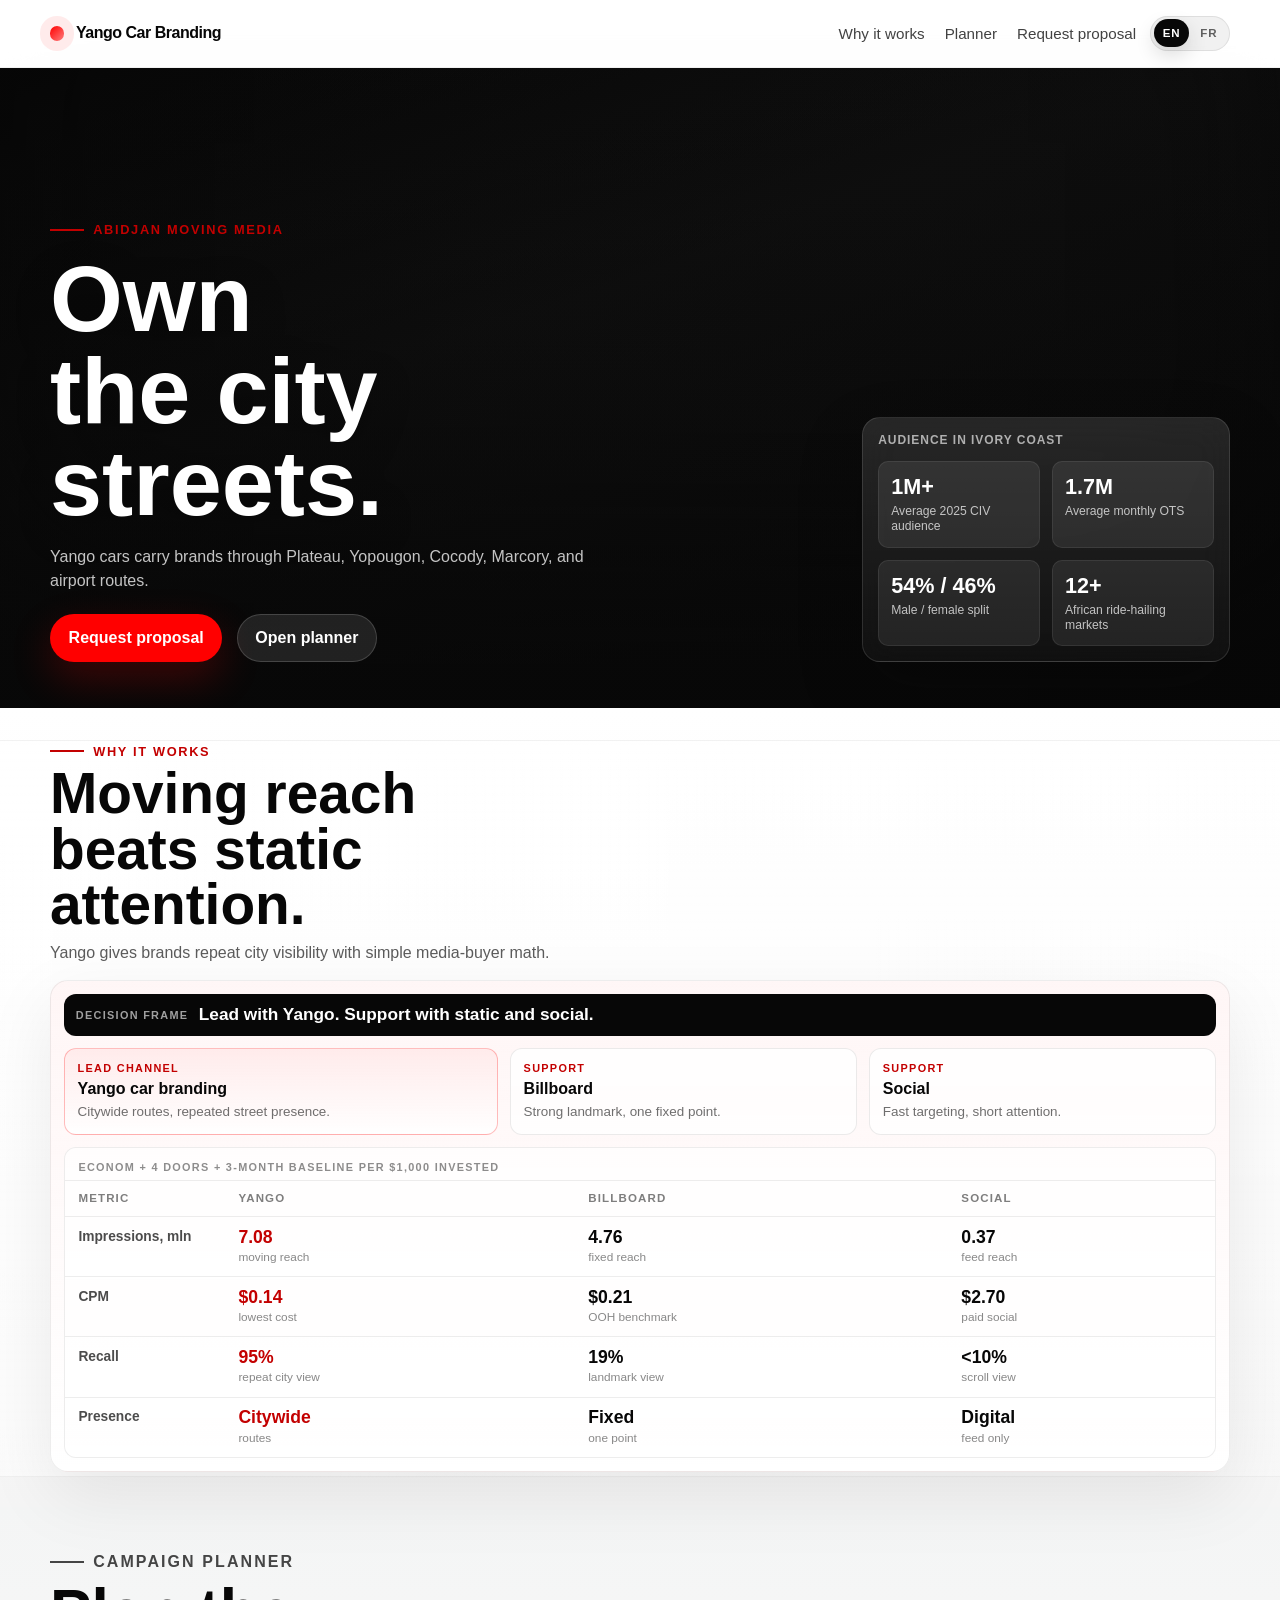
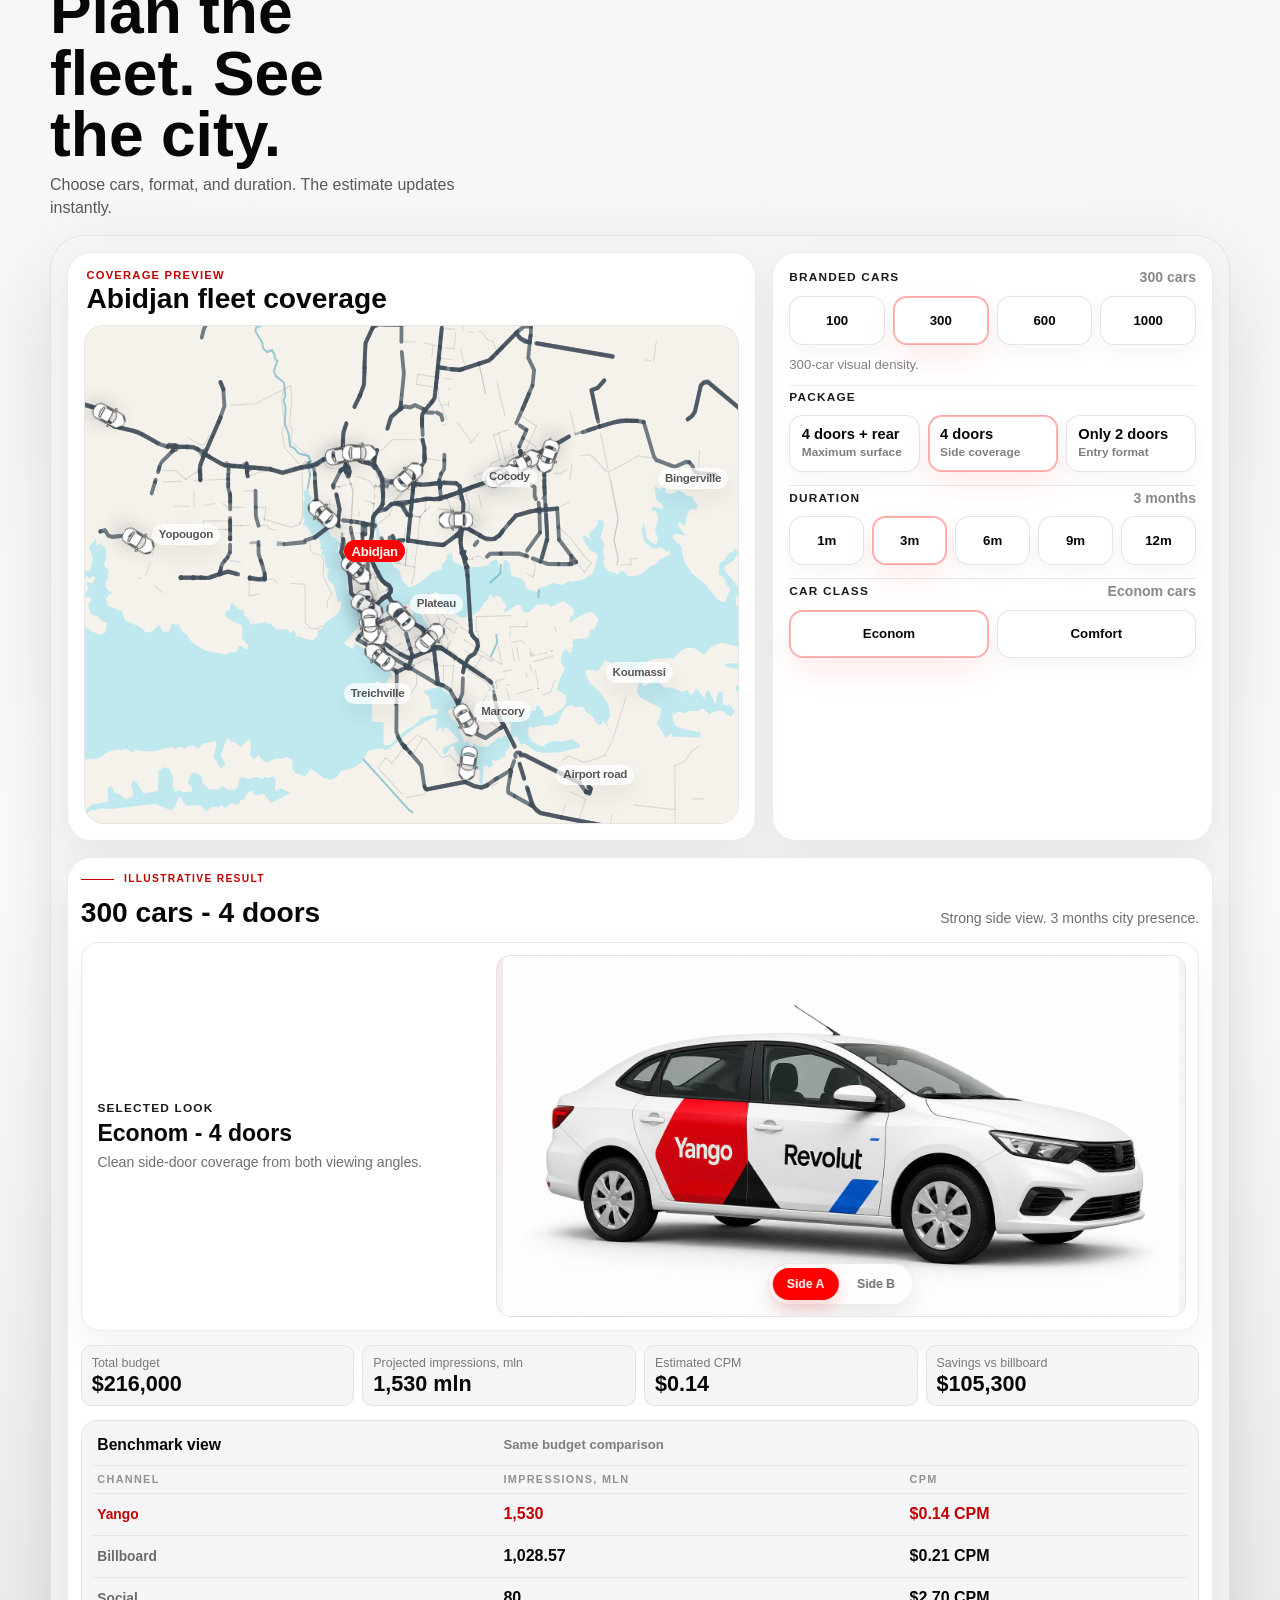
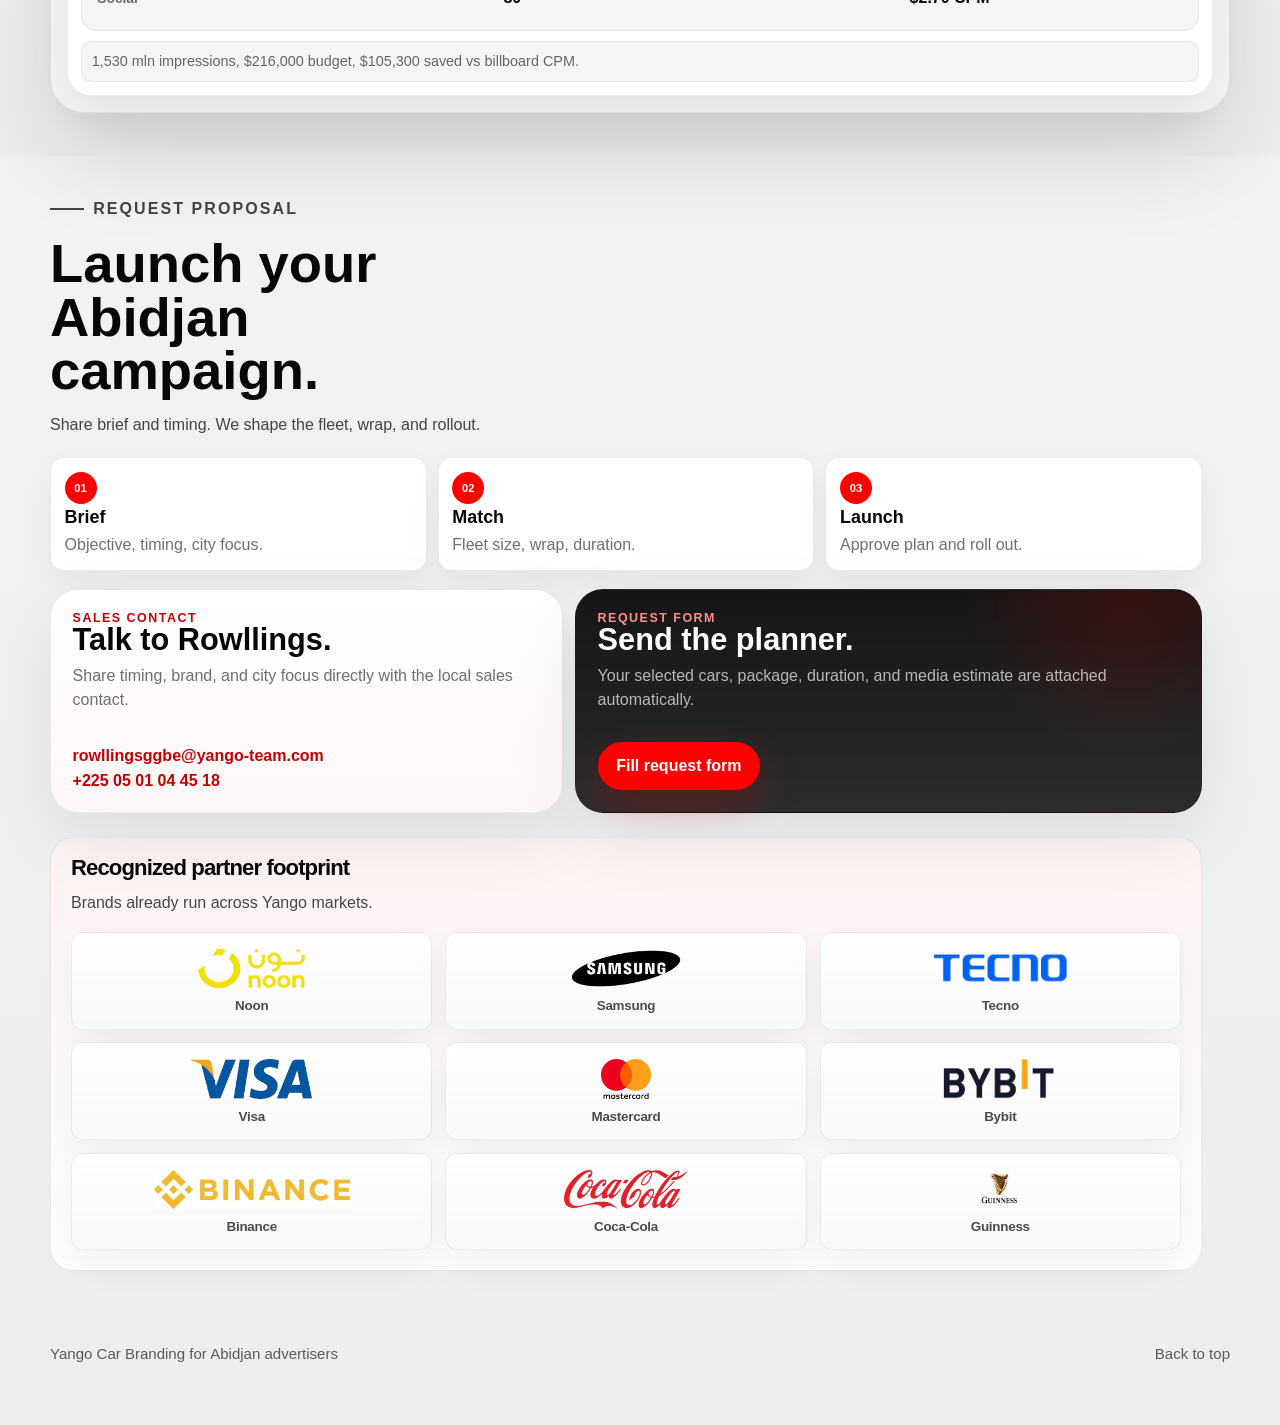
<file: index.html>
<!doctype html>
<html lang="en">
  <head>
    <meta charset="UTF-8" />
    <meta name="viewport" content="width=device-width, initial-scale=1.0" />
    <title>Yango Car Branding | Abidjan Client Landing</title>
    <meta
      name="description"
      content="Client-facing landing page for Yango car branding in Abidjan with an interactive media planning calculator."
    />
    <meta name="theme-color" content="#ff0000" />
    <meta property="og:title" content="Yango Car Branding | Abidjan Client Landing" />
    <meta
      property="og:description"
      content="Own the city streets with Yango car branding campaigns across Abidjan."
    />
    <meta property="og:type" content="website" />
    <meta property="og:url" content="https://yango-car-branding.com/" />
    <meta
      property="og:image"
      content="https://yango-car-branding.com/assets/brand/og-preview.png?v=20260609"
    />
    <meta property="og:image:width" content="1200" />
    <meta property="og:image:height" content="630" />
    <meta property="og:image:alt" content="Own the city streets with Yango car branding in Abidjan." />
    <meta name="twitter:card" content="summary_large_image" />
    <meta name="twitter:title" content="Yango Car Branding | Abidjan Client Landing" />
    <meta
      name="twitter:description"
      content="Own the city streets with Yango car branding campaigns across Abidjan."
    />
    <meta
      name="twitter:image"
      content="https://yango-car-branding.com/assets/brand/og-preview.png?v=20260609"
    />
    <meta name="twitter:image:alt" content="Own the city streets with Yango car branding in Abidjan." />
    <link rel="canonical" href="https://yango-car-branding.com/" />
    <link rel="icon" href="./assets/brand/favicon.svg" type="image/svg+xml" />
    <link rel="icon" href="./assets/brand/favicon-32.png" sizes="32x32" type="image/png" />
    <link rel="apple-touch-icon" href="./assets/brand/apple-touch-icon.png" />
    <link rel="stylesheet" href="./styles.css?v=20260726-2" />
  </head>
  <body class="compact-page">
    <header class="site-header">
      <div class="container header-row">
        <a class="brand-mark" href="#top" aria-label="Yango car branding home">
          <span class="brand-dot"></span>
          <span>Yango Car Branding</span>
        </a>
        <div class="header-actions">
          <nav class="site-nav" aria-label="Primary">
            <a href="#proof">Why it works</a>
            <a href="#planner">Planner</a>
            <a href="#proposal">Request proposal</a>
          </nav>
          <div class="language-switcher" role="group" aria-label="Language">
            <button type="button" data-language-option="en" aria-pressed="true">EN</button>
            <button type="button" data-language-option="fr" aria-pressed="false">FR</button>
          </div>
        </div>
      </div>
    </header>

    <main id="top">
      <section class="hero hero-cinematic">
        <div class="hero-shell">
          <video
            class="hero-video"
            autoplay
            muted
            loop
            playsinline
            preload="metadata"
            aria-hidden="true"
          >
            <source src="./assets/hero/branding-on-car-doors.mp4" type="video/mp4" />
          </video>
          <div class="hero-film"></div>

          <div class="container hero-overlay-grid">
            <div class="hero-copy reveal">
              <p class="eyebrow">Abidjan moving media</p>
              <h1>Own the city streets.</h1>
              <p class="lede">
                Yango cars carry brands through Plateau, Yopougon, Cocody, Marcory, and airport routes.
              </p>

              <div class="cta-row">
                <a
                  class="button button-primary"
                  href="https://forms.yandex.ru/surveys/13850501.cbf375e569cfdc6551eec2bd1067ad504bf5eed7"
                  target="_blank"
                  rel="noopener noreferrer"
                  data-proposal-link
                >Request proposal</a>
                <a class="button button-secondary" href="#planner">Open planner</a>
              </div>
            </div>

            <aside class="hero-audience-panel reveal">
              <p class="hero-panel-kicker">Audience in Ivory Coast</p>
              <div class="hero-kpi-grid">
                <article class="hero-kpi-card">
                  <strong>1M+</strong>
                  <span>Average 2025 CIV audience</span>
                </article>
                <article class="hero-kpi-card">
                  <strong>1.7M</strong>
                  <span>Average monthly OTS</span>
                </article>
                <article class="hero-kpi-card">
                  <strong>54% / 46%</strong>
                  <span>Male / female split</span>
                </article>
                <article class="hero-kpi-card">
                  <strong>12+</strong>
                  <span>African ride-hailing markets</span>
                </article>
              </div>
            </aside>
          </div>
        </div>
      </section>

      <section class="section-shell compact-proof-section" id="proof">
        <div class="container">
          <div class="compact-proof-header reveal">
            <p class="eyebrow">Why it works</p>
            <h2>Moving reach beats static attention.</h2>
            <p>Yango gives brands repeat city visibility with simple media-buyer math.</p>
          </div>

          <div class="compact-proof-board reveal">
            <div class="compact-proof-decision">
              <span>Decision frame</span>
              <strong>Lead with Yango. Support with static and social.</strong>
            </div>

            <div class="compact-channel-row" aria-label="Channel roles">
              <article class="compact-channel compact-channel-featured">
                <span>Lead channel</span>
                <strong>Yango car branding</strong>
                <p>Citywide routes, repeated street presence.</p>
              </article>
              <article class="compact-channel">
                <span>Support</span>
                <strong>Billboard</strong>
                <p>Strong landmark, one fixed point.</p>
              </article>
              <article class="compact-channel">
                <span>Support</span>
                <strong>Social</strong>
                <p>Fast targeting, short attention.</p>
              </article>
            </div>

            <div class="compact-media-table-wrap">
              <table class="compact-media-table">
                <caption>Econom + 4 doors + 3-month baseline per $1,000 invested</caption>
                <thead>
                  <tr>
                    <th scope="col">Metric</th>
                    <th scope="col">Yango</th>
                    <th scope="col">Billboard</th>
                    <th scope="col">Social</th>
                  </tr>
                </thead>
                <tbody>
                  <tr>
                    <th scope="row">Impressions, mln</th>
                    <td><strong>7.08</strong><span>moving reach</span></td>
                    <td><strong>4.76</strong><span>fixed reach</span></td>
                    <td><strong>0.37</strong><span>feed reach</span></td>
                  </tr>
                  <tr>
                    <th scope="row">CPM</th>
                    <td><strong>$0.14</strong><span>lowest cost</span></td>
                    <td><strong>$0.21</strong><span>OOH benchmark</span></td>
                    <td><strong>$2.70</strong><span>paid social</span></td>
                  </tr>
                  <tr>
                    <th scope="row">Recall</th>
                    <td><strong>95%</strong><span>repeat city view</span></td>
                    <td><strong>19%</strong><span>landmark view</span></td>
                    <td><strong>&lt;10%</strong><span>scroll view</span></td>
                  </tr>
                  <tr>
                    <th scope="row">Presence</th>
                    <td><strong>Citywide</strong><span>routes</span></td>
                    <td><strong>Fixed</strong><span>one point</span></td>
                    <td><strong>Digital</strong><span>feed only</span></td>
                  </tr>
                </tbody>
              </table>
            </div>
          </div>
        </div>
      </section>

      <section class="planner-section compact-planner-section" id="planner">
        <div class="container">
          <div class="section-heading compact-planner-heading reveal">
            <p class="eyebrow">Campaign planner</p>
            <h2>Plan the fleet. See the city.</h2>
            <p>Choose cars, format, and duration. The estimate updates instantly.</p>
          </div>

          <div class="planner-console reveal">
            <div class="planner-console-map" aria-label="Representative Abidjan coverage map">
              <div class="planner-console-map-head">
                <div>
                  <p class="planner-console-kicker">Coverage preview</p>
                  <h3 id="map-scenario-title">Abidjan fleet coverage</h3>
                </div>
              </div>
              <div class="planner-map-frame planner-map-frame-feature" data-planner-map></div>
            </div>

            <form class="planner-console-controls" id="planner-form">
              <div class="input-group planner-control-block planner-fleet-block">
                  <div class="label-row">
                    <p class="field-label">Branded cars</p>
                    <output id="cars-value" for="cars-100 cars-300 cars-600 cars-1000">300 cars</output>
                  </div>
                  <div class="segmented-grid fleet-segmented-grid">
                    <label class="segmented-option">
                      <input id="cars-100" type="radio" name="cars" value="100" />
                      <span class="segmented-option-ui">100</span>
                    </label>
                    <label class="segmented-option">
                      <input id="cars-300" type="radio" name="cars" value="300" checked />
                      <span class="segmented-option-ui">300</span>
                    </label>
                    <label class="segmented-option">
                      <input id="cars-600" type="radio" name="cars" value="600" />
                      <span class="segmented-option-ui">600</span>
                    </label>
                    <label class="segmented-option">
                      <input id="cars-1000" type="radio" name="cars" value="1000" />
                      <span class="segmented-option-ui">1000</span>
                    </label>
                  </div>
                  <p class="fleet-primary-note" id="map-density-label">300-car visual density.</p>
              </div>

              <div class="input-group planner-control-block planner-control-package">
                <p class="field-label">Package</p>
                <div class="choice-grid choice-grid-packages">
                  <label class="choice-card">
                    <input id="package-full" type="radio" name="package" value="full" />
                    <span class="choice-card-ui">
                      <span class="choice-title">4 doors + rear</span>
                      <span class="choice-copy">Maximum surface</span>
                    </span>
                  </label>

                  <label class="choice-card">
                    <input id="package-double" type="radio" name="package" value="double" checked />
                    <span class="choice-card-ui">
                      <span class="choice-title">4 doors</span>
                      <span class="choice-copy">Side coverage</span>
                    </span>
                  </label>

                  <label class="choice-card">
                    <input id="package-single" type="radio" name="package" value="single" />
                    <span class="choice-card-ui">
                      <span class="choice-title">Only 2 doors</span>
                      <span class="choice-copy">Entry format</span>
                    </span>
                  </label>
                </div>
              </div>

              <div class="planner-control-row">
                <div class="input-group planner-control-block">
                <div class="label-row">
                  <p class="field-label">Duration</p>
                  <output id="months-value" for="months-1 months-3 months-6 months-9 months-12">3 months</output>
                </div>
                <div class="segmented-grid duration-segmented-grid">
                  <label class="segmented-option">
                    <input id="months-1" type="radio" name="months" value="1" />
                    <span class="segmented-option-ui">1m</span>
                  </label>
                  <label class="segmented-option">
                    <input id="months-3" type="radio" name="months" value="3" checked />
                    <span class="segmented-option-ui">3m</span>
                  </label>
                  <label class="segmented-option">
                    <input id="months-6" type="radio" name="months" value="6" />
                    <span class="segmented-option-ui">6m</span>
                  </label>
                  <label class="segmented-option">
                    <input id="months-9" type="radio" name="months" value="9" />
                    <span class="segmented-option-ui">9m</span>
                  </label>
                  <label class="segmented-option">
                    <input id="months-12" type="radio" name="months" value="12" />
                    <span class="segmented-option-ui">12m</span>
                  </label>
                </div>
              </div>

              <div class="input-group planner-control-block">
                <div class="label-row">
                  <p class="field-label">Car class</p>
                  <output id="class-value" for="class-econom class-comfort">Econom cars</output>
                </div>
                <div class="segmented-grid segmented-grid-two">
                  <label class="segmented-option">
                    <input id="class-econom" type="radio" name="vehicleClass" value="econom" checked />
                    <span class="segmented-option-ui">Econom</span>
                  </label>
                  <label class="segmented-option">
                    <input id="class-comfort" type="radio" name="vehicleClass" value="comfort" />
                    <span class="segmented-option-ui">Comfort</span>
                  </label>
                </div>
                </div>
              </div>
            </form>

            <div class="results-panel results-panel-compact planner-console-results" aria-live="polite">
              <div class="results-hero">
                <p class="eyebrow eyebrow-dark">Illustrative result</p>
                <h3 id="summary-title">300 cars - 4 doors</h3>
                <p id="summary-copy">Strong side view. 3 months city presence.</p>
              </div>

              <div class="wrap-preview-panel" aria-live="polite">
                <div class="wrap-preview-copy">
                  <p class="field-label">Selected look</p>
                  <h4 id="wrap-preview-title">Econom - 4 doors</h4>
                  <p id="wrap-preview-note">Clean side-door coverage from both viewing angles.</p>
                </div>
                <figure class="wrap-preview-media" data-wrap-preview-slider>
                  <div class="wrap-preview-track">
                    <img
                      class="wrap-preview-frame is-active"
                      id="wrap-preview-image"
                      src="./assets/branding-options/econom-2-doors-one-side.png?v=20260507-3"
                      alt="Econom car branding preview with four branded doors, first side view"
                      loading="eager"
                      decoding="async"
                      fetchpriority="high"
                    />
                    <img
                      class="wrap-preview-frame wrap-preview-frame-secondary"
                      id="wrap-preview-image-alt"
                      src="./assets/branding-options/econom-4-doors.png?v=20260507-3"
                      alt="Econom car branding preview with four branded doors, opposite side view"
                      loading="eager"
                      decoding="async"
                      aria-hidden="true"
                    />
                  </div>
                  <div class="wrap-preview-slider" id="wrap-preview-slider-controls" aria-label="Preview angle">
                    <button class="wrap-preview-dot is-active" type="button" data-wrap-slide="0" aria-pressed="true">
                      Side A
                    </button>
                    <button class="wrap-preview-dot" type="button" data-wrap-slide="1" aria-pressed="false">
                      Side B
                    </button>
                  </div>
                </figure>
              </div>

              <div class="results-grid">
                <article class="result-card">
                  <span>Total budget</span>
                  <strong id="budget-output">$216,000</strong>
                </article>
                <article class="result-card">
                  <span>Projected impressions, mln</span>
                  <strong id="impressions-output">1,530 mln</strong>
                </article>
                <article class="result-card">
                  <span>Estimated CPM</span>
                  <strong id="cpm-output">$0.14</strong>
                </article>
                <article class="result-card">
                  <span id="savings-label">Savings vs billboard</span>
                  <strong id="savings-output">$105,300</strong>
                </article>
              </div>

              <div class="benchmark-sheet" aria-label="Benchmark comparison for the selected plan">
                <div class="benchmark-sheet-head">
                  <strong>Benchmark view</strong>
                  <span>Same budget comparison</span>
                </div>

                <div class="benchmark-row benchmark-row-head" aria-hidden="true">
                  <span>Channel</span>
                  <span>Impressions, mln</span>
                  <span>CPM</span>
                </div>

                <div class="benchmark-row benchmark-row-featured">
                  <span>Yango</span>
                  <strong id="imp-yango-label">1,530</strong>
                  <strong id="bar-yango-label">$0.14 CPM</strong>
                </div>

                <div class="benchmark-row">
                  <span>Billboard</span>
                  <strong id="imp-billboard-label">1,028.57</strong>
                  <strong id="bar-billboard-label">$0.21 CPM</strong>
                </div>

                <div class="benchmark-row">
                  <span>Social</span>
                  <strong id="imp-social-label">80</strong>
                  <strong id="bar-social-label">$2.70 CPM</strong>
                </div>
              </div>

              <article class="brief-card" id="brief-output">
                1,530 mln impressions, $216,000 budget, $105,300 saved vs billboard CPM.
              </article>
            </div>
          </div>
        </div>
      </section>

      <section class="proposal-section" id="proposal">
        <div class="container proposal-grid proposal-grid-single">
          <div class="proposal-copy reveal">
            <p class="eyebrow">Request proposal</p>
            <h2>Launch your Abidjan campaign.</h2>
            <p>Share brief and timing. We shape the fleet, wrap, and rollout.</p>

            <ol class="proposal-process-strip" aria-label="Campaign rollout steps">
              <li>
                <span>01</span>
                <strong>Brief</strong>
                <p>Objective, timing, city focus.</p>
              </li>
              <li>
                <span>02</span>
                <strong>Match</strong>
                <p>Fleet size, wrap, duration.</p>
              </li>
              <li>
                <span>03</span>
                <strong>Launch</strong>
                <p>Approve plan and roll out.</p>
              </li>
            </ol>

            <div class="proposal-action-panel" aria-label="Proposal request options">
              <article class="proposal-action-card proposal-action-card-lead">
                <span>Sales Contact</span>
                <strong>Talk to Rowllings.</strong>
                <p>Share timing, brand, and city focus directly with the local sales contact.</p>
                <div class="proposal-action-links">
                  <a href="mailto:rowllingsggbe@yango-team.com">rowllingsggbe@yango-team.com</a>
                  <a href="tel:+2250501044518">+225 05 01 04 45 18</a>
                </div>
              </article>

              <article class="proposal-action-card proposal-action-card-form">
                <span>Request form</span>
                <strong>Send the planner.</strong>
                <p>Your selected cars, package, duration, and media estimate are attached automatically.</p>
                <a
                  class="button button-primary"
                  href="https://forms.yandex.ru/surveys/13850501.cbf375e569cfdc6551eec2bd1067ad504bf5eed7"
                  target="_blank"
                  rel="noopener noreferrer"
                  data-proposal-link
                >Fill request form</a>
              </article>
            </div>

            <div class="proposal-note partner-wall-note">
              <strong>Recognized partner footprint</strong>
              <p class="partner-wall-copy">Brands already run across Yango markets.</p>
              <div class="partner-logo-grid" aria-label="Featured partner logos from the current deck">
                <figure class="partner-logo-card">
                  <img src="./assets/logos/noon.png" alt="Noon logo" loading="lazy" />
                  <figcaption>Noon</figcaption>
                </figure>
                <figure class="partner-logo-card">
                  <img src="./assets/logos/samsung.png" alt="Samsung logo" loading="lazy" />
                  <figcaption>Samsung</figcaption>
                </figure>
                <figure class="partner-logo-card">
                  <img src="./assets/logos/tecno.png" alt="Tecno logo" loading="lazy" />
                  <figcaption>Tecno</figcaption>
                </figure>
                <figure class="partner-logo-card">
                  <img src="./assets/logos/visa.png" alt="Visa logo" loading="lazy" />
                  <figcaption>Visa</figcaption>
                </figure>
                <figure class="partner-logo-card">
                  <img src="./assets/logos/mastercard.png" alt="Mastercard logo" loading="lazy" />
                  <figcaption>Mastercard</figcaption>
                </figure>
                <figure class="partner-logo-card">
                  <img src="./assets/logos/bybit.png" alt="Bybit logo" loading="lazy" />
                  <figcaption>Bybit</figcaption>
                </figure>
                <figure class="partner-logo-card">
                  <img src="./assets/logos/binance.png" alt="Binance logo" loading="lazy" />
                  <figcaption>Binance</figcaption>
                </figure>
                <figure class="partner-logo-card">
                  <img src="./assets/logos/coca-cola.png" alt="Coca-Cola logo" loading="lazy" />
                  <figcaption>Coca-Cola</figcaption>
                </figure>
                <figure class="partner-logo-card">
                  <img src="./assets/logos/guinness.png" alt="Guinness logo" loading="lazy" />
                  <figcaption>Guinness</figcaption>
                </figure>
              </div>
            </div>
          </div>
        </div>
      </section>
    </main>

    <footer class="site-footer">
      <div class="container footer-row">
        <p>Yango Car Branding for Abidjan advertisers</p>
        <a href="#top">Back to top</a>
      </div>
    </footer>

    <script src="./assets/map/abidjan-basemap-data.js?v=20260507-3"></script>
    <script src="./planner-map.js?v=20260726-2"></script>
    <script src="./script.js?v=20260726-3"></script>
  </body>
</html>
</file>
<file: styles.css>
:root {
  --brand-red: #ff0000;
  --brand-red-deep: #c30000;
  --brand-red-soft: #ffe2e2;
  --ink: #070707;
  --ink-soft: #151515;
  --paper: #ffffff;
  --mist: #eaecec;
  --mist-strong: #d7dada;
  --steel: #646464;
  --line: rgba(7, 7, 7, 0.08);
  --surface: rgba(255, 255, 255, 0.84);
  --shadow: 0 28px 90px rgba(11, 11, 11, 0.12);
  --shadow-deep: 0 32px 120px rgba(7, 7, 7, 0.22);
  --radius-xl: 36px;
  --radius-lg: 24px;
  --radius-md: 18px;
  --radius-sm: 12px;
}

* {
  box-sizing: border-box;
}

html {
  scroll-behavior: smooth;
}

body {
  margin: 0;
  color: var(--ink);
  font-family: "Avenir Next", "Segoe UI Variable", "Helvetica Neue", sans-serif;
  overflow-x: hidden;
  background:
    radial-gradient(circle at 10% 8%, rgba(255, 0, 0, 0.12), transparent 24%),
    radial-gradient(circle at 86% 18%, rgba(255, 0, 0, 0.09), transparent 20%),
    linear-gradient(180deg, #fffefe 0%, #f5f6f6 44%, #eceeee 100%);
}

img {
  max-width: 100%;
  display: block;
}

a {
  color: inherit;
  text-decoration: none;
}

button,
input,
select,
textarea {
  font: inherit;
}

.container {
  width: min(1180px, calc(100% - 2rem));
  margin: 0 auto;
}

.site-header {
  position: sticky;
  top: 0;
  z-index: 20;
  backdrop-filter: blur(18px);
  background: rgba(255, 255, 255, 0.76);
  border-bottom: 1px solid rgba(7, 7, 7, 0.05);
}

.header-row,
.footer-row {
  display: flex;
  align-items: center;
  justify-content: space-between;
  gap: 1.2rem;
  padding: 1rem 0;
}

.brand-mark {
  display: inline-flex;
  align-items: center;
  gap: 0.72rem;
  min-width: 0;
  font-weight: 800;
  letter-spacing: -0.03em;
}

.brand-mark span:last-child {
  overflow: hidden;
  text-overflow: ellipsis;
  white-space: nowrap;
}

.brand-dot {
  width: 0.9rem;
  height: 0.9rem;
  border-radius: 999px;
  background: linear-gradient(135deg, var(--brand-red) 0%, #ff7d7d 100%);
  box-shadow: 0 0 0 10px rgba(255, 0, 0, 0.08);
}

.site-nav {
  display: inline-flex;
  align-items: center;
  gap: 1.25rem;
  color: rgba(7, 7, 7, 0.76);
  font-size: 0.95rem;
}

.header-actions {
  display: inline-flex;
  align-items: center;
  gap: 0.9rem;
  min-width: 0;
}

.language-switcher {
  display: inline-grid;
  flex: none;
  grid-template-columns: repeat(2, minmax(0, 1fr));
  gap: 0.12rem;
  padding: 0.15rem;
  border-radius: 999px;
  background: rgba(7, 7, 7, 0.055);
  border: 1px solid rgba(7, 7, 7, 0.08);
}

.language-switcher button {
  min-width: 2.15rem;
  min-height: 1.75rem;
  padding: 0 0.55rem;
  border: 0;
  border-radius: 999px;
  background: transparent;
  color: rgba(7, 7, 7, 0.62);
  font-size: 0.72rem;
  font-weight: 900;
  letter-spacing: 0.08em;
  cursor: pointer;
  transition:
    background 180ms ease,
    color 180ms ease,
    box-shadow 180ms ease;
}

.language-switcher button[aria-pressed="true"] {
  background: #070707;
  color: #ffffff;
  box-shadow: 0 8px 20px rgba(7, 7, 7, 0.14);
}

.language-switcher button:focus-visible {
  outline: 2px solid rgba(255, 0, 0, 0.55);
  outline-offset: 2px;
}

.site-nav a:hover,
.site-footer a:hover {
  color: var(--brand-red-deep);
}

.hero {
  padding: 0 0 3.5rem;
}

.planner-grid,
.proposal-grid {
  display: grid;
  gap: 2rem;
  align-items: start;
}

.hero-overlay-grid > *,
.planner-grid > *,
.planner-map-header > *,
.fleet-map-row > *,
.planner-control-grid-compact > *,
.proposal-grid > *,
.proof-editorial-intro > *,
.proof-stage > *,
.proof-grid > *,
.results-grid > *,
.impact-grid > *,
.stat-row > *,
.comparison-grid > *,
.detail-grid > *,
.process-grid > * {
  min-width: 0;
}

.hero-copy h1,
.section-heading h2,
.proposal-copy h2 {
  margin: 0;
  line-height: 0.94;
  letter-spacing: -0.055em;
  font-size: clamp(3.4rem, 6vw, 6.6rem);
  max-width: 12ch;
  text-wrap: balance;
}

.section-heading h2,
.proposal-copy h2 {
  font-size: clamp(2.3rem, 4vw, 4.3rem);
  max-width: 14ch;
}

.eyebrow {
  display: inline-flex;
  align-items: center;
  gap: 0.6rem;
  margin: 0 0 1rem;
  color: var(--brand-red-deep);
  font-weight: 800;
  letter-spacing: 0.13em;
  text-transform: uppercase;
  font-size: 0.8rem;
}

.eyebrow::before {
  content: "";
  width: 2.1rem;
  height: 0.12rem;
  background: currentColor;
}

.eyebrow-dark {
  color: rgba(255, 255, 255, 0.7);
}

.lede,
.section-heading p,
.proposal-copy p,
.comparison-card p,
.detail-card p,
.process-card p,
.proposal-note li,
.results-hero p,
.brief-card {
  color: rgba(7, 7, 7, 0.74);
  line-height: 1.65;
  font-size: 1.03rem;
}

.hero-copy .lede {
  max-width: 36rem;
  margin: 1.3rem 0 0;
  font-size: 1.12rem;
}

.cta-row {
  display: flex;
  flex-wrap: wrap;
  gap: 0.9rem;
  margin-top: 2rem;
}

.button {
  display: inline-flex;
  align-items: center;
  justify-content: center;
  min-height: 3.35rem;
  padding: 0.9rem 1.3rem;
  border-radius: 999px;
  border: 1px solid transparent;
  font-weight: 800;
  letter-spacing: -0.02em;
  transition:
    transform 200ms ease,
    border-color 200ms ease,
    background-color 200ms ease,
    color 200ms ease;
}

.button:hover {
  transform: translateY(-1px);
}

.button-primary {
  background: var(--brand-red);
  color: var(--paper);
  box-shadow: 0 16px 40px rgba(255, 0, 0, 0.22);
}

.button-primary:hover {
  background: var(--brand-red-deep);
}

.button-secondary {
  background: rgba(255, 255, 255, 0.7);
  color: var(--ink);
  border-color: rgba(7, 7, 7, 0.1);
}

.button-block {
  width: 100%;
}

.stat-row {
  display: grid;
  grid-template-columns: repeat(3, minmax(0, 1fr));
  gap: 1rem;
  margin-top: 2.2rem;
}

.stat-card,
.detail-card,
.process-card {
  padding: 1.2rem 1.15rem;
  background: rgba(255, 255, 255, 0.74);
  border: 1px solid rgba(7, 7, 7, 0.07);
  border-radius: var(--radius-md);
  box-shadow: 0 16px 36px rgba(7, 7, 7, 0.05);
  transition:
    transform 220ms ease,
    box-shadow 220ms ease,
    border-color 220ms ease;
}

.stat-card strong {
  display: block;
  font-size: 1rem;
  letter-spacing: -0.03em;
}

.stat-card span {
  display: block;
  margin-top: 0.35rem;
  color: rgba(7, 7, 7, 0.62);
  line-height: 1.45;
  font-size: 0.92rem;
}

.stat-card:hover,
.detail-card:hover,
.process-card:hover {
  transform: translateY(-4px);
  border-color: rgba(255, 0, 0, 0.12);
  box-shadow: 0 22px 52px rgba(7, 7, 7, 0.08);
}

.hero-shell {
  position: relative;
  min-height: calc(100vh - 76px);
  overflow: hidden;
  background:
    linear-gradient(160deg, #070707 0%, #121212 40%, #0b0b0b 100%);
  box-shadow:
    inset 0 -140px 180px rgba(7, 7, 7, 0.58),
    var(--shadow-deep);
}

.hero-shell::before {
  content: "";
  position: absolute;
  inset: 0;
  background:
    radial-gradient(circle at 84% 14%, rgba(255, 0, 0, 0.2), transparent 22%),
    radial-gradient(circle at 18% 78%, rgba(255, 255, 255, 0.08), transparent 24%);
  pointer-events: none;
}

.hero-video {
  position: absolute;
  inset: 0;
  width: 100%;
  height: 100%;
  object-fit: cover;
  filter: saturate(0.95) contrast(1.05);
}

.hero-film {
  position: absolute;
  inset: 0;
  background:
    linear-gradient(180deg, rgba(7, 7, 7, 0.18) 0%, rgba(7, 7, 7, 0.26) 22%, rgba(7, 7, 7, 0.7) 100%),
    linear-gradient(90deg, rgba(7, 7, 7, 0.42) 0%, rgba(7, 7, 7, 0.14) 38%, rgba(7, 7, 7, 0.24) 100%);
  pointer-events: none;
}

.hero-overlay-grid {
  position: relative;
  z-index: 1;
  display: grid;
  grid-template-columns: minmax(0, 1.05fr) 23rem;
  grid-template-rows: 1fr auto;
  gap: 1.25rem 2rem;
  align-items: end;
  min-height: calc(100vh - 76px);
  padding-top: 2.4rem;
  padding-bottom: 2rem;
}

.hero-cinematic .hero-copy {
  max-width: 44rem;
  color: var(--paper);
  align-self: end;
}

.hero-panel-kicker {
  margin: 0;
  color: rgba(255, 255, 255, 0.64);
  text-transform: uppercase;
  letter-spacing: 0.08em;
  font-size: 0.75rem;
  font-weight: 700;
}

.hero-cinematic .hero-copy h1 {
  max-width: 9ch;
  color: var(--paper);
  text-shadow: 0 12px 36px rgba(7, 7, 7, 0.34);
}

.hero-cinematic .hero-copy .lede {
  max-width: 42rem;
  margin-top: 1.25rem;
  color: rgba(255, 255, 255, 0.76);
}

.hero-cinematic .button-secondary {
  background: rgba(255, 255, 255, 0.1);
  color: var(--paper);
  border-color: rgba(255, 255, 255, 0.16);
  backdrop-filter: blur(18px);
}

.hero-cinematic .button-secondary:hover {
  background: rgba(255, 255, 255, 0.16);
}

.hero-utility-bar {
  display: flex;
  flex-wrap: wrap;
  gap: 0.6rem;
}

.hero-utility-bar span {
  display: inline-flex;
  align-items: center;
  justify-content: center;
  padding: 0.6rem 0.86rem;
  border-radius: 999px;
  border: 1px solid rgba(255, 255, 255, 0.12);
  background:
    linear-gradient(180deg, rgba(255, 255, 255, 0.13), rgba(255, 255, 255, 0.05)),
    rgba(255, 255, 255, 0.04);
  color: rgba(255, 255, 255, 0.92);
  backdrop-filter: blur(16px);
  font-size: 0.88rem;
  font-weight: 700;
}

.hero-audience-panel {
  align-self: end;
  padding: 1.2rem;
  border-radius: 1.75rem;
  background:
    linear-gradient(180deg, rgba(255, 255, 255, 0.12), rgba(255, 255, 255, 0.04)),
    rgba(7, 7, 7, 0.32);
  border: 1px solid rgba(255, 255, 255, 0.12);
  box-shadow: 0 26px 64px rgba(7, 7, 7, 0.24);
  backdrop-filter: blur(18px);
}

.hero-kpi-grid {
  display: grid;
  grid-template-columns: repeat(2, minmax(0, 1fr));
  gap: 0.75rem;
  margin-top: 0.9rem;
}

.hero-kpi-card {
  padding: 0.95rem;
  border-radius: 1.2rem;
  background: rgba(255, 255, 255, 0.08);
  border: 1px solid rgba(255, 255, 255, 0.08);
}

.hero-kpi-card strong {
  display: block;
  color: var(--paper);
  font-size: clamp(1.45rem, 2vw, 2.1rem);
  letter-spacing: -0.04em;
}

.hero-kpi-card span {
  display: block;
  margin-top: 0.35rem;
  color: rgba(255, 255, 255, 0.72);
  line-height: 1.45;
  font-size: 0.9rem;
}

.hero-utility-bar {
  grid-column: 1 / -1;
  align-self: end;
}

.section-shell,
.planner-section,
.proposal-section {
  padding: 2rem 0 4rem;
}

.section-shell {
  position: relative;
}

.section-shell::before {
  content: "";
  position: absolute;
  inset: 2rem auto auto 0;
  width: 100%;
  height: calc(100% - 4rem);
  background:
    linear-gradient(180deg, rgba(255, 255, 255, 0.62), rgba(255, 255, 255, 0.28)),
    linear-gradient(90deg, rgba(255, 255, 255, 0.52), rgba(255, 255, 255, 0));
  border-top: 1px solid rgba(7, 7, 7, 0.05);
  border-bottom: 1px solid rgba(7, 7, 7, 0.05);
  pointer-events: none;
}

.section-shell > .container,
.planner-section > .container,
.proposal-section > .container {
  position: relative;
}

.section-heading {
  max-width: 48rem;
  margin-bottom: 2rem;
}

.comparison-grid,
.detail-grid,
.process-grid {
  display: grid;
  gap: 1.2rem;
}

.comparison-intro,
.proof-reasons {
  display: grid;
  gap: 1rem;
}

.comparison-intro {
  grid-template-columns: minmax(0, 1fr) auto;
  align-items: end;
  margin-bottom: 1.2rem;
}

.comparison-super {
  margin: 0;
  color: var(--brand-red-deep);
  text-transform: uppercase;
  letter-spacing: 0.08em;
  font-size: 0.76rem;
  font-weight: 800;
}

.proof-editorial-intro {
  display: grid;
  grid-template-columns: minmax(0, 1.2fr) minmax(280px, 0.8fr);
  gap: 2rem;
  align-items: end;
  margin-bottom: 2.1rem;
}

.proof-editorial-copy p,
.proof-intro-note {
  margin: 1.1rem 0 0;
  color: rgba(7, 7, 7, 0.72);
  font-size: 1.08rem;
  line-height: 1.65;
}

.proof-intro-note {
  padding: 1.35rem 1.5rem;
  border-radius: 22px;
  background:
    linear-gradient(180deg, rgba(255, 0, 0, 0.05), rgba(255, 255, 255, 0.92)),
    rgba(255, 255, 255, 0.82);
  border: 1px solid rgba(255, 0, 0, 0.1);
  box-shadow: 0 22px 60px rgba(11, 11, 11, 0.06);
}

.proof-stage {
  display: grid;
  gap: 0.45rem;
  margin-top: 0.5rem;
  padding: 1.1rem;
  overflow: hidden;
  border-radius: 32px;
  background: rgba(255, 255, 255, 0.78);
  border: 1px solid rgba(11, 11, 11, 0.06);
  box-shadow: 0 22px 60px rgba(11, 11, 11, 0.08);
}

.proof-stage-head {
  display: grid;
  grid-template-columns: minmax(0, 1fr);
  gap: 0.35rem;
  margin-bottom: 0;
}

.proof-stage-copy {
  max-width: 76rem;
}

.proof-stage-copy h3 {
  margin: 0.35rem 0 0;
  font-size: clamp(3.4rem, 4.9vw, 4.9rem);
  line-height: 0.92;
  letter-spacing: -0.05em;
  max-width: 15ch;
  text-wrap: balance;
}

.proof-stage-support {
  max-width: 44rem;
  margin: 0.8rem 0 0;
  color: rgba(7, 7, 7, 0.68);
  font-size: 1.06rem;
  line-height: 1.55;
}

.proof-legend {
  display: flex;
  gap: 0.65rem;
  flex-wrap: wrap;
}

.proof-pill {
  padding: 0.65rem 0.9rem;
  border-radius: 999px;
  font-size: 0.88rem;
  font-weight: 700;
}

.proof-pill-lead {
  background: rgba(255, 0, 0, 0.1);
  color: var(--brand-red-deep);
}

.proof-pill-support {
  background: rgba(7, 7, 7, 0.06);
  color: rgba(7, 7, 7, 0.6);
}

.proof-table-scroll {
  overflow-x: auto;
  overflow-y: hidden;
  padding-bottom: 0.35rem;
  margin-top: 0.15rem;
  -webkit-overflow-scrolling: touch;
  scrollbar-width: thin;
  scrollbar-color: rgba(255, 0, 0, 0.35) rgba(7, 7, 7, 0.08);
}

.proof-table-scroll::-webkit-scrollbar {
  height: 0.5rem;
}

.proof-table-scroll::-webkit-scrollbar-track {
  border-radius: 999px;
  background: rgba(7, 7, 7, 0.06);
}

.proof-table-scroll::-webkit-scrollbar-thumb {
  border-radius: 999px;
  background: linear-gradient(90deg, rgba(255, 0, 0, 0.32), rgba(255, 0, 0, 0.6));
}

.proof-grid {
  display: grid;
  grid-template-columns: minmax(220px, 250px) repeat(3, minmax(220px, 1fr));
  gap: 0.75rem;
  min-width: 980px;
}

.proof-grid-spacer {
  min-height: 1px;
}

.proof-grid > :nth-child(4n + 1) {
  position: sticky;
  left: 0;
  z-index: 2;
  box-shadow: 12px 0 24px rgba(245, 246, 247, 0.9);
}

.proof-decision-card,
.proof-channel-card,
.proof-metric-label-card,
.proof-metric-value-card {
  min-height: 100%;
  border-radius: 22px;
}

.proof-decision-card {
  padding: 1rem 1rem 1.1rem;
  background:
    linear-gradient(180deg, rgba(255, 0, 0, 0.05), rgba(255, 255, 255, 0.92)),
    rgba(255, 255, 255, 0.88);
  border: 1px solid rgba(255, 0, 0, 0.1);
  box-shadow: inset 0 1px 0 rgba(255, 255, 255, 0.4);
}

.proof-decision-card strong {
  display: block;
  color: var(--brand-red-deep);
  font-size: 0.78rem;
  font-weight: 800;
  letter-spacing: 0.12em;
  text-transform: uppercase;
}

.proof-decision-card p {
  margin: 0.55rem 0 0;
  color: rgba(7, 7, 7, 0.74);
  font-size: 0.98rem;
  line-height: 1.42;
  font-weight: 700;
}

.proof-channel-card {
  display: grid;
  gap: 0.75rem;
  align-content: start;
  padding: 0.95rem;
  background: rgba(248, 249, 250, 0.98);
  border: 1px solid rgba(11, 11, 11, 0.06);
}

.proof-channel-card-featured {
  background:
    linear-gradient(180deg, rgba(255, 0, 0, 0.07), rgba(255, 255, 255, 0.98)),
    rgba(255, 255, 255, 0.98);
  border-color: rgba(255, 0, 0, 0.14);
}

.proof-channel-state {
  display: inline-flex;
  align-items: center;
  justify-content: center;
  justify-self: start;
  min-height: 2.2rem;
  padding: 0.5rem 0.75rem;
  border-radius: 999px;
  font-size: 0.8rem;
  font-weight: 800;
  line-height: 1;
  white-space: nowrap;
}

.proof-channel-card-featured .proof-channel-state {
  background: rgba(255, 0, 0, 0.1);
  color: var(--brand-red-deep);
}

.proof-channel-card:not(.proof-channel-card-featured) .proof-channel-state {
  background: rgba(11, 11, 11, 0.06);
  color: rgba(11, 11, 11, 0.58);
}

.proof-channel-card h4 {
  margin: 0;
  font-size: 1.08rem;
  line-height: 1.08;
  letter-spacing: -0.04em;
}

.proof-channel-card p {
  margin: 0;
  color: rgba(11, 11, 11, 0.68);
  line-height: 1.5;
  font-size: 0.98rem;
}

.proof-metric-label-card,
.proof-metric-value-card {
  padding: 1.15rem 1.15rem 1.25rem;
  border: 1px solid rgba(11, 11, 11, 0.06);
  background: rgba(255, 255, 255, 0.9);
}

.proof-metric-label-card {
  background: #f3f4f5;
}

.proof-metric-label-card strong {
  display: block;
  color: var(--brand-red-deep);
  font-size: 0.82rem;
  font-weight: 800;
  letter-spacing: 0.12em;
  text-transform: uppercase;
}

.proof-metric-label-card span {
  display: block;
  margin-top: 0.65rem;
  font-size: 1.08rem;
  font-weight: 700;
  line-height: 1.45;
}

.proof-metric-value-card {
  color: rgba(11, 11, 11, 0.74);
  font-size: 1.08rem;
  font-weight: 700;
  line-height: 1.55;
}

.proof-metric-value-card-featured {
  background:
    linear-gradient(180deg, rgba(255, 0, 0, 0.05), rgba(255, 255, 255, 0.98)),
    rgba(255, 255, 255, 0.98);
  border-color: rgba(255, 0, 0, 0.12);
  color: var(--ink);
}

.proof-metric-value-card-numeric {
  font-size: clamp(1.9rem, 3vw, 3.2rem);
  line-height: 1;
  letter-spacing: -0.06em;
}

.proof-source-note {
  margin: 1.15rem 0 0;
  color: rgba(11, 11, 11, 0.56);
  font-size: 0.92rem;
  line-height: 1.5;
}

.comparison-intro h3,
.proof-reasons h3 {
  margin: 0.4rem 0 0;
  font-size: clamp(1.55rem, 2.5vw, 2.25rem);
  line-height: 1.03;
  letter-spacing: -0.045em;
}

.comparison-legend {
  display: flex;
  flex-wrap: wrap;
  gap: 0.6rem;
}

.legend-pill {
  display: inline-flex;
  padding: 0.48rem 0.78rem;
  border-radius: 999px;
  font-size: 0.82rem;
  font-weight: 700;
}

.legend-pill-soft {
  background: rgba(7, 7, 7, 0.06);
  color: rgba(7, 7, 7, 0.65);
}

.legend-pill-strong {
  background: rgba(255, 0, 0, 0.1);
  color: var(--brand-red-deep);
}

.comparison-table-shell {
  display: grid;
  gap: 1.15rem;
  padding: 1.45rem;
  border-radius: var(--radius-lg);
  background:
    linear-gradient(180deg, rgba(255, 255, 255, 0.92), rgba(255, 255, 255, 0.76)),
    rgba(255, 255, 255, 0.84);
  border: 1px solid rgba(7, 7, 7, 0.06);
  box-shadow: 0 22px 60px rgba(7, 7, 7, 0.06);
}

.comparison-table-head {
  display: grid;
  gap: 0.8rem;
}

.comparison-intro-copy-table {
  max-width: 68rem;
}

.comparison-column-cards {
  display: grid;
  grid-template-columns: minmax(15rem, 0.86fr) repeat(3, minmax(0, 1fr));
  gap: 1rem;
}

.comparison-column-spacer,
.comparison-column-card {
  border-radius: var(--radius-md);
}

.comparison-column-spacer {
  min-height: 1px;
}

.comparison-column-card {
  display: grid;
  gap: 0.7rem;
  padding: 1.15rem;
  background: rgba(250, 250, 251, 0.98);
  border: 1px solid rgba(7, 7, 7, 0.06);
  box-shadow: 0 16px 38px rgba(7, 7, 7, 0.05);
}

.comparison-column-card h4 {
  margin: 0;
  font-size: 1.06rem;
  line-height: 1.1;
  letter-spacing: -0.03em;
}

.comparison-column-card p {
  margin: 0;
  color: rgba(7, 7, 7, 0.68);
  line-height: 1.55;
}

.comparison-column-card-featured {
  background:
    linear-gradient(180deg, rgba(255, 0, 0, 0.07), rgba(255, 255, 255, 0.98)),
    rgba(255, 255, 255, 0.98);
  border-color: rgba(255, 0, 0, 0.14);
  box-shadow: 0 18px 44px rgba(255, 0, 0, 0.08);
}

.comparison-table-wrap {
  overflow-x: auto;
  border-radius: var(--radius-md);
  border: 1px solid rgba(7, 7, 7, 0.08);
  background: rgba(255, 255, 255, 0.9);
}

.comparison-metric-table {
  width: 100%;
  min-width: 56rem;
  border-collapse: collapse;
  table-layout: fixed;
}

.comparison-metric-table th,
.comparison-metric-table td {
  padding: 1rem 1.05rem;
  border-bottom: 1px solid rgba(7, 7, 7, 0.08);
  border-right: 1px solid rgba(7, 7, 7, 0.06);
  vertical-align: top;
}

.comparison-metric-table tr:last-child th,
.comparison-metric-table tr:last-child td {
  border-bottom: none;
}

.comparison-metric-table th:last-child,
.comparison-metric-table td:last-child {
  border-right: none;
}

.comparison-metric-table thead th {
  background: rgba(7, 7, 7, 0.04);
  color: rgba(7, 7, 7, 0.62);
  font-size: 0.82rem;
  font-weight: 800;
  text-transform: uppercase;
  letter-spacing: 0.06em;
}

.comparison-metric-table tbody th {
  color: var(--ink);
  font-size: 0.98rem;
  font-weight: 700;
  line-height: 1.45;
  text-align: left;
  background: rgba(247, 248, 250, 0.76);
}

.comparison-metric-table tbody td {
  color: rgba(7, 7, 7, 0.76);
  font-size: 1rem;
  font-weight: 600;
  line-height: 1.5;
}

.comparison-cell-featured {
  background:
    linear-gradient(180deg, rgba(255, 0, 0, 0.06), rgba(255, 255, 255, 0.98)),
    rgba(255, 255, 255, 0.98);
  color: var(--ink);
  font-weight: 800;
}

.comparison-source-note {
  margin: 0;
  color: rgba(7, 7, 7, 0.64);
  font-size: 0.94rem;
  line-height: 1.55;
}

.comparison-grid {
  grid-template-columns: repeat(3, minmax(0, 1fr));
}

.comparison-card,
.proof-metric-card,
.planner-panel,
.results-panel,
.proposal-note {
  border-radius: var(--radius-lg);
}

.comparison-card {
  position: relative;
  display: grid;
  gap: 0.8rem;
  padding: 1.45rem;
  background: rgba(255, 255, 255, 0.84);
  border: 1px solid rgba(7, 7, 7, 0.06);
  box-shadow: 0 20px 56px rgba(7, 7, 7, 0.05);
  transition:
    transform 220ms ease,
    box-shadow 220ms ease,
    border-color 220ms ease;
}

.comparison-card:hover,
.proof-metric-card:hover {
  transform: translateY(-4px);
  box-shadow: 0 26px 58px rgba(7, 7, 7, 0.08);
}

.comparison-card-top {
  display: flex;
  align-items: flex-start;
  justify-content: space-between;
  gap: 0.85rem;
}

.comparison-card ul,
.proposal-note ul {
  margin: 1rem 0 0;
  padding-left: 1.1rem;
  color: rgba(7, 7, 7, 0.74);
  line-height: 1.7;
}

.comparison-card h3,
.detail-card h3,
.process-card h3,
.proposal-note strong,
.results-panel h3 {
  margin: 0.55rem 0 0;
  font-size: 1.38rem;
  letter-spacing: -0.04em;
  line-height: 1.04;
  overflow-wrap: anywhere;
}

.comparison-media-mark {
  display: inline-flex;
  align-items: center;
  gap: 0.4rem;
  min-height: 2.85rem;
}

.social-mark span {
  display: inline-flex;
  align-items: center;
  justify-content: center;
  min-width: 3.25rem;
  padding: 0.52rem 0.72rem;
  border-radius: 999px;
  font-size: 0.74rem;
  font-weight: 800;
  letter-spacing: -0.01em;
}

.social-mark span:nth-child(1) {
  background: #111111;
  color: #ffffff;
}

.social-mark span:nth-child(2) {
  background: rgba(7, 7, 7, 0.06);
  color: rgba(7, 7, 7, 0.7);
}

.social-mark span:nth-child(3) {
  background: rgba(255, 0, 0, 0.1);
  color: var(--brand-red-deep);
}

.billboard-mark {
  position: relative;
  width: 4rem;
  height: 2.9rem;
}

.billboard-face {
  position: absolute;
  top: 0.1rem;
  left: 0.2rem;
  width: 3.25rem;
  height: 1.65rem;
  border-radius: 0.6rem;
  background:
    linear-gradient(135deg, rgba(255, 0, 0, 0.12), rgba(255, 255, 255, 0.82)),
    rgba(255, 255, 255, 0.92);
  border: 1px solid rgba(7, 7, 7, 0.08);
}

.billboard-post {
  position: absolute;
  top: 1.55rem;
  left: 1.68rem;
  width: 0.28rem;
  height: 1rem;
  border-radius: 999px;
  background: rgba(7, 7, 7, 0.42);
}

.billboard-base {
  position: absolute;
  bottom: 0.08rem;
  left: 1.2rem;
  width: 1.22rem;
  height: 0.18rem;
  border-radius: 999px;
  background: rgba(7, 7, 7, 0.16);
}

.yango-mark {
  position: relative;
  width: 4.2rem;
  height: 2.9rem;
  border-radius: 1rem 1.2rem 1rem 0.85rem;
  background:
    linear-gradient(180deg, rgba(255, 255, 255, 0.14), rgba(255, 255, 255, 0.03)),
    #ffffff;
  border: 1px solid rgba(255, 0, 0, 0.12);
  box-shadow: 0 10px 24px rgba(255, 0, 0, 0.1);
}

.yango-mark::before,
.yango-mark::after {
  content: "";
  position: absolute;
  bottom: 0.26rem;
  width: 0.72rem;
  height: 0.72rem;
  border-radius: 999px;
  background: radial-gradient(circle at 50% 50%, #8c8c8c 0%, #4d4d4d 42%, #141414 43%, #0a0a0a 66%, #2b2b2b 100%);
}

.yango-mark::before {
  left: 0.56rem;
}

.yango-mark::after {
  right: 0.56rem;
}

.yango-mark-window {
  position: absolute;
  top: 0.42rem;
  left: 1.1rem;
  width: 1.38rem;
  height: 0.48rem;
  border-radius: 0.5rem 0.5rem 0.28rem 0.28rem;
  background: rgba(8, 8, 8, 0.78);
}

.yango-mark-wrap {
  position: absolute;
  left: 0.38rem;
  right: 0.38rem;
  bottom: 0.84rem;
  height: 0.72rem;
  border-radius: 999px;
  background:
    linear-gradient(
      90deg,
      #ffffff 0%,
      #ffffff 22%,
      var(--brand-red) 22%,
      #ff6060 56%,
      #111111 56%,
      #111111 78%,
      #ffffff 78%,
      #ffffff 100%
    );
}

.yango-mark-rear {
  position: absolute;
  top: 0.52rem;
  right: 0.42rem;
  width: 0.56rem;
  height: 0.92rem;
  border-radius: 0.36rem;
  background: rgba(255, 0, 0, 0.14);
}

.comparison-status {
  display: inline-flex;
  align-items: center;
  justify-content: center;
  padding: 0.48rem 0.74rem;
  border-radius: 999px;
  background: rgba(7, 7, 7, 0.06);
  color: rgba(7, 7, 7, 0.62);
  font-size: 0.78rem;
  font-weight: 800;
  white-space: nowrap;
}

.comparison-status-strong {
  background: rgba(255, 0, 0, 0.12);
  color: var(--brand-red-deep);
}

.comparison-label {
  display: inline-flex;
  padding: 0.42rem 0.7rem;
  border-radius: 999px;
  background: rgba(7, 7, 7, 0.06);
  color: rgba(7, 7, 7, 0.66);
  font-size: 0.82rem;
  font-weight: 700;
}

.comparison-card-highlight {
  background:
    linear-gradient(160deg, rgba(255, 0, 0, 0.08), rgba(255, 255, 255, 0.88)),
    rgba(255, 255, 255, 0.88);
  border-color: rgba(255, 0, 0, 0.12);
  box-shadow:
    0 24px 60px rgba(255, 0, 0, 0.08),
    0 20px 56px rgba(7, 7, 7, 0.06);
}

.detail-grid {
  grid-template-columns: repeat(3, minmax(0, 1fr));
  margin-top: 1rem;
}

.detail-number,
.process-step {
  display: inline-flex;
  align-items: center;
  justify-content: center;
  width: 2.4rem;
  height: 2.4rem;
  border-radius: 999px;
  margin: 0 0 0.75rem;
  background: var(--brand-red);
  color: var(--paper);
  font-weight: 800;
}

.proof-reasons {
  margin-top: 1.5rem;
  padding: 1.5rem;
  border-radius: var(--radius-lg);
  background:
    linear-gradient(180deg, rgba(255, 255, 255, 0.92), rgba(255, 255, 255, 0.72)),
    rgba(255, 255, 255, 0.84);
  border: 1px solid rgba(7, 7, 7, 0.06);
  box-shadow: 0 18px 50px rgba(7, 7, 7, 0.05);
}

.proof-reasons-copy {
  max-width: 44rem;
}

.proof-metric-grid {
  display: grid;
  grid-template-columns: repeat(4, minmax(0, 1fr));
  gap: 1rem;
}

.proof-metric-card {
  padding: 1.05rem;
  background: rgba(255, 255, 255, 0.78);
  border: 1px solid rgba(7, 7, 7, 0.06);
  box-shadow: 0 18px 42px rgba(7, 7, 7, 0.04);
  transition:
    transform 220ms ease,
    box-shadow 220ms ease,
    border-color 220ms ease;
}

.proof-metric-card-accent {
  background:
    linear-gradient(180deg, rgba(255, 0, 0, 0.08), rgba(255, 255, 255, 0.9)),
    rgba(255, 255, 255, 0.86);
  border-color: rgba(255, 0, 0, 0.12);
}

.proof-metric-label {
  display: inline-flex;
  margin-bottom: 0.75rem;
  color: var(--brand-red-deep);
  text-transform: uppercase;
  letter-spacing: 0.08em;
  font-size: 0.75rem;
  font-weight: 800;
}

.proof-metric-card strong {
  display: block;
  font-size: 1.26rem;
  line-height: 1.08;
  letter-spacing: -0.03em;
}

.proof-metric-card p {
  margin: 0.7rem 0 0;
  color: rgba(7, 7, 7, 0.7);
  line-height: 1.55;
}

.detail-vehicle {
  position: relative;
  height: 4.8rem;
  margin-top: 1rem;
  border-radius: 1.2rem 1.4rem 1.3rem 1rem;
  background:
    linear-gradient(180deg, rgba(255, 255, 255, 0.2), rgba(255, 255, 255, 0.05)),
    #f7f8f8;
  overflow: hidden;
}

.detail-vehicle::before,
.detail-vehicle::after {
  content: "";
  position: absolute;
  bottom: 0.38rem;
  width: 1rem;
  height: 1rem;
  border-radius: 999px;
  background: radial-gradient(circle at 50% 50%, #8c8c8c 0%, #4d4d4d 42%, #141414 43%, #0a0a0a 66%, #2b2b2b 100%);
}

.detail-vehicle::before {
  left: 0.95rem;
}

.detail-vehicle::after {
  right: 0.95rem;
}

.detail-vehicle-window {
  position: absolute;
  top: 0.64rem;
  left: 2rem;
  width: 2.45rem;
  height: 0.78rem;
  border-radius: 0.6rem 0.6rem 0.32rem 0.32rem;
  background: rgba(8, 8, 8, 0.8);
}

.detail-vehicle-door {
  position: absolute;
  left: 0.75rem;
  right: 1.9rem;
  bottom: 1rem;
  height: 1.1rem;
  border-radius: 999px;
  background:
    linear-gradient(
      90deg,
      #ffffff 0%,
      #ffffff 22%,
      var(--brand-red) 22%,
      #ff5b5b 68%,
      #111111 68%,
      #111111 100%
    );
}

.detail-vehicle-rear {
  position: absolute;
  top: 0.58rem;
  right: 0.82rem;
  width: 0.88rem;
  height: 1.56rem;
  border-radius: 0.5rem;
  background: rgba(255, 0, 0, 0.16);
  box-shadow: 0 0 0 3px rgba(255, 0, 0, 0.08);
}

.planner-grid {
  grid-template-columns: 0.96fr 1.04fr;
}

.planner-panel {
  padding: 1.5rem;
  background: rgba(255, 255, 255, 0.82);
  border: 1px solid rgba(7, 7, 7, 0.07);
  box-shadow: var(--shadow);
}

.planner-panel {
  display: grid;
  gap: 1rem;
}

.input-group {
  display: grid;
  gap: 0.62rem;
}

.field-label {
  margin: 0;
  font-weight: 700;
  letter-spacing: -0.02em;
}

.label-row {
  display: flex;
  align-items: center;
  justify-content: space-between;
  gap: 1rem;
}

label {
  font-weight: 700;
  letter-spacing: -0.02em;
}

output {
  color: rgba(7, 7, 7, 0.65);
  font-weight: 700;
}

.choice-grid,
.segmented-grid {
  display: grid;
  gap: 0.75rem;
}

.choice-grid-packages {
  grid-template-columns: repeat(3, minmax(0, 1fr));
}

.segmented-grid {
  grid-template-columns: repeat(4, minmax(0, 1fr));
}

.duration-segmented-grid {
  grid-template-columns: repeat(5, minmax(0, 1fr));
}

.segmented-grid-two {
  grid-template-columns: repeat(2, minmax(0, 1fr));
}

.choice-card,
.segmented-option {
  position: relative;
  display: block;
}

.choice-card input,
.segmented-option input {
  position: absolute;
  inset: 0;
  opacity: 0;
  pointer-events: none;
}

.choice-card-ui,
.segmented-option-ui {
  display: block;
  cursor: pointer;
  transition:
    transform 220ms ease,
    box-shadow 220ms ease,
    border-color 220ms ease,
    background-color 220ms ease,
    color 220ms ease;
}

.choice-card input:focus-visible + .choice-card-ui,
.segmented-option input:focus-visible + .segmented-option-ui {
  outline: 3px solid rgba(255, 0, 0, 0.48);
  outline-offset: 3px;
}

.choice-card-ui {
  min-height: 100%;
  padding: 0.95rem;
  border-radius: var(--radius-md);
  background: rgba(255, 255, 255, 0.94);
  border: 1px solid rgba(7, 7, 7, 0.08);
  box-shadow: 0 16px 34px rgba(7, 7, 7, 0.04);
}

.choice-title,
.choice-copy {
  display: block;
}

.choice-title {
  font-size: 0.98rem;
  font-weight: 800;
  letter-spacing: -0.02em;
}

.choice-copy {
  margin-top: 0.45rem;
  color: rgba(7, 7, 7, 0.64);
  line-height: 1.45;
  font-size: 0.9rem;
}

.segmented-option-ui {
  padding: 0.82rem 0.7rem;
  border-radius: 999px;
  background: rgba(255, 255, 255, 0.9);
  border: 1px solid rgba(7, 7, 7, 0.08);
  text-align: center;
  font-weight: 800;
  letter-spacing: -0.02em;
}

.choice-card:hover .choice-card-ui,
.segmented-option:hover .segmented-option-ui {
  transform: translateY(-2px);
  border-color: rgba(255, 0, 0, 0.14);
  box-shadow: 0 18px 38px rgba(255, 0, 0, 0.08);
}

.choice-card input:checked + .choice-card-ui,
.segmented-option input:checked + .segmented-option-ui {
  background:
    linear-gradient(180deg, rgba(255, 0, 0, 0.08), rgba(255, 255, 255, 0.96)),
    rgba(255, 255, 255, 0.96);
  border-color: rgba(255, 0, 0, 0.22);
  box-shadow: 0 20px 44px rgba(255, 0, 0, 0.1);
  color: var(--ink);
}

.choice-card input:checked + .choice-card-ui {
  transform: translateY(-2px);
}

select,
input[type="text"],
input[type="email"],
textarea {
  width: 100%;
  min-height: 3.15rem;
  padding: 0.8rem 0.95rem;
  border: 1px solid rgba(7, 7, 7, 0.12);
  border-radius: var(--radius-sm);
  background: rgba(255, 255, 255, 0.84);
  color: var(--ink);
}

textarea {
  min-height: 7rem;
  resize: vertical;
}

.results-panel {
  position: relative;
  overflow: hidden;
  padding: 1.5rem;
  color: var(--paper);
  background:
    radial-gradient(circle at 80% 10%, rgba(255, 0, 0, 0.18), transparent 24%),
    linear-gradient(160deg, #141414 0%, #1f1f1f 52%, #0f0f0f 100%);
  box-shadow: var(--shadow-deep);
}

.results-panel::before {
  content: "";
  position: absolute;
  inset: -15% 40% auto -10%;
  height: 18rem;
  background: radial-gradient(circle, rgba(255, 0, 0, 0.18), transparent 62%);
  filter: blur(18px);
  animation: resultsGlow 10s ease-in-out infinite alternate;
  pointer-events: none;
}

.results-panel > * {
  position: relative;
}

.results-hero p,
.brief-card {
  color: rgba(255, 255, 255, 0.72);
}

.results-grid {
  display: grid;
  grid-template-columns: repeat(2, minmax(0, 1fr));
  gap: 0.95rem;
  margin-top: 1.4rem;
}

.result-card {
  padding: 1rem;
  border-radius: var(--radius-md);
  background: rgba(255, 255, 255, 0.06);
  border: 1px solid rgba(255, 255, 255, 0.09);
}

.result-card span {
  display: block;
  color: rgba(255, 255, 255, 0.62);
  font-size: 0.88rem;
}

.result-card strong {
  display: block;
  margin-top: 0.4rem;
  font-size: clamp(1.3rem, 2vw, 2rem);
  letter-spacing: -0.045em;
  line-height: 1.02;
  overflow-wrap: anywhere;
}

.impact-panel {
  display: grid;
  align-content: start;
  gap: 0.55rem;
  margin-top: 1.4rem;
  padding: 1rem;
  border-radius: var(--radius-md);
  background: rgba(255, 255, 255, 0.04);
  border: 1px solid rgba(255, 255, 255, 0.08);
  height: 100%;
}

.impact-grid {
  display: grid;
  grid-template-columns: repeat(2, minmax(0, 1fr));
  align-items: stretch;
  gap: 1rem;
  margin-top: 1.4rem;
}

.impact-grid .impact-panel {
  margin-top: 0;
}

.impact-panel-head {
  display: grid;
  grid-template-columns: minmax(0, 1fr) auto;
  align-items: start;
  gap: 0.45rem 0.8rem;
  margin-bottom: 0.2rem;
  min-height: 5.4rem;
}

.impact-panel-head strong {
  max-width: 11ch;
  font-size: 1.02rem;
  letter-spacing: -0.03em;
  line-height: 1.08;
}

.impact-panel-head span {
  color: rgba(255, 255, 255, 0.56);
  font-size: 0.82rem;
  text-align: right;
  line-height: 1.15;
  white-space: nowrap;
}

.impact-row {
  display: grid;
  grid-template-columns: minmax(0, 1fr) auto;
  align-items: baseline;
  gap: 1rem;
  margin-top: 0.25rem;
  color: rgba(255, 255, 255, 0.76);
  font-size: 0.92rem;
}

.impact-row span,
.impact-row strong {
  min-width: 0;
}

.impact-row span {
  max-width: none;
}

.impact-row strong {
  text-align: right;
  white-space: nowrap;
}

.impact-row:first-child {
  margin-top: 0;
}

.impact-track {
  width: 100%;
  height: 0.72rem;
  margin-top: 0.55rem;
  border-radius: 999px;
  background: rgba(255, 255, 255, 0.08);
  overflow: hidden;
}

.impact-fill {
  display: block;
  height: 100%;
  border-radius: inherit;
}

.impact-yango {
  background: linear-gradient(90deg, #ffffff 0%, var(--brand-red) 100%);
}

.impact-social {
  background: linear-gradient(90deg, #dfdfdf 0%, #9a9a9a 100%);
}

.impact-billboard {
  background: linear-gradient(90deg, #ffb7b7 0%, #ff6a6a 100%);
}

.brief-card {
  margin-top: 1.2rem;
  padding: 1rem 1.05rem;
  border-radius: var(--radius-md);
  background: rgba(255, 255, 255, 0.06);
  border: 1px solid rgba(255, 255, 255, 0.08);
}

.planner-map-module {
  margin-top: 2rem;
  padding: 1.35rem;
  border-radius: var(--radius-xl);
  background:
    linear-gradient(180deg, rgba(255, 255, 255, 0.9), rgba(246, 247, 247, 0.76)),
    #f5f6f6;
  border: 1px solid rgba(7, 7, 7, 0.07);
  box-shadow: var(--shadow);
}

.planner-map-header {
  display: grid;
  grid-template-columns: minmax(0, 1fr) auto;
  align-items: start;
  gap: 1.5rem;
  margin-bottom: 1rem;
}

.planner-map-header h3 {
  max-width: 15ch;
  margin: 0;
  font-size: clamp(2.4rem, 5vw, 4.7rem);
  line-height: 0.92;
  letter-spacing: -0.06em;
}

.planner-map-header p:not(.eyebrow) {
  max-width: 42rem;
  margin: 0.9rem 0 0;
  color: rgba(7, 7, 7, 0.68);
  font-size: 1.02rem;
  line-height: 1.58;
}

.planner-map-metrics {
  display: grid;
  grid-template-columns: repeat(3, minmax(7.6rem, 1fr));
  gap: 0.65rem;
  min-width: min(100%, 28rem);
}

.planner-map-metrics span {
  display: grid;
  gap: 0.25rem;
  min-height: 5.2rem;
  padding: 0.9rem 0.95rem;
  align-content: center;
  border-radius: var(--radius-sm);
  background: rgba(255, 255, 255, 0.82);
  border: 1px solid rgba(7, 7, 7, 0.07);
  color: rgba(7, 7, 7, 0.62);
  font-size: 0.82rem;
  font-weight: 800;
  line-height: 1.15;
}

.planner-map-metrics strong {
  color: var(--ink);
  font-size: clamp(1.25rem, 2.1vw, 1.75rem);
  letter-spacing: -0.045em;
  line-height: 1;
}

.planner-map-frame {
  position: relative;
  min-height: 33rem;
  aspect-ratio: 16 / 8.3;
  overflow: hidden;
  border-radius: calc(var(--radius-xl) - 10px);
  background:
    linear-gradient(135deg, #fbf7ef 0%, #f2f4f4 54%, #edf0ef 100%);
  border: 1px solid rgba(7, 7, 7, 0.08);
  isolation: isolate;
}

.planner-abidjan-map,
.planner-fleet-layer {
  position: absolute;
  inset: 0;
}

.planner-abidjan-map {
  width: 100%;
  height: 100%;
}

.planner-map-bg {
  fill: #f5f2eb;
}

.planner-water-fill {
  fill: #bde8f0;
  opacity: 0.95;
}

.planner-waterway {
  fill: none;
  stroke: rgba(99, 177, 196, 0.62);
  stroke-width: 3;
  stroke-linecap: round;
}

.planner-road {
  fill: none;
  stroke-linecap: round;
  stroke-linejoin: round;
}

.planner-road-street {
  stroke: rgba(116, 128, 140, 0.23);
  stroke-width: 1.6;
}

.planner-road-connector {
  stroke: rgba(97, 110, 122, 0.48);
  stroke-width: 3.8;
}

.planner-road-major {
  stroke: rgba(64, 77, 90, 0.72);
  stroke-width: 5.8;
}

.planner-motion-route {
  fill: none;
  stroke: rgba(255, 0, 0, 0.36);
  stroke-width: 2.2;
  stroke-linecap: round;
  stroke-linejoin: round;
  stroke-dasharray: 1 12;
}

.planner-fleet-layer {
  z-index: 3;
  pointer-events: none;
}

.planner-fleet-car {
  position: absolute;
  display: block;
  width: 21px;
  transform-origin: 50% 50%;
  will-change: left, top, transform;
}

.planner-fleet-car-sprite {
  width: 100%;
  height: auto;
  filter: drop-shadow(0 8px 9px rgba(15, 23, 42, 0.22));
}

.planner-map-label {
  position: absolute;
  z-index: 4;
  transform: translate(var(--label-dx), var(--label-dy));
  padding: 0.28rem 0.44rem;
  border-radius: 999px;
  background: rgba(255, 255, 255, 0.72);
  color: rgba(7, 7, 7, 0.68);
  box-shadow: 0 10px 24px rgba(15, 23, 42, 0.07);
  font-size: 0.72rem;
  font-weight: 900;
  letter-spacing: -0.02em;
  line-height: 1;
  white-space: nowrap;
  pointer-events: none;
}

.planner-map-label-city {
  background: var(--brand-red);
  color: var(--paper);
  font-size: 0.82rem;
}

.planner-map-attribution {
  position: absolute;
  right: 1rem;
  bottom: 0.85rem;
  z-index: 5;
  margin: 0;
  padding: 0.4rem 0.55rem;
  border-radius: 999px;
  background: rgba(255, 255, 255, 0.74);
  color: rgba(7, 7, 7, 0.56);
  font-size: 0.7rem;
  font-weight: 800;
  line-height: 1;
}

.compact-page .hero-shell,
.compact-page .hero-overlay-grid {
  min-height: 46rem;
}

.compact-page .section-shell,
.compact-page .planner-section,
.compact-page .proposal-section {
  padding-top: clamp(4rem, 8vw, 7rem);
  padding-bottom: clamp(4rem, 8vw, 7rem);
}

.compact-page .hero-copy .lede,
.compact-page .section-heading p,
.compact-page .proposal-copy p,
.compact-page .proof-editorial-copy p,
.compact-page .proof-intro-note,
.compact-page .proof-stage-support,
.compact-page .partner-wall-copy {
  max-width: 46rem;
  font-size: 1rem;
  line-height: 1.5;
}

.compact-page .proof-stage-copy h3 {
  max-width: 13ch;
}

.compact-page .proof-stage {
  padding: clamp(1rem, 2vw, 1.35rem);
}

.planner-grid-compact {
  grid-template-columns: minmax(0, 1.14fr) minmax(360px, 0.86fr);
  gap: 1.1rem;
}

.planner-panel-compact {
  gap: 0.95rem;
  padding: 1rem;
}

.fleet-map-row {
  display: grid;
  grid-template-columns: minmax(230px, 0.42fr) minmax(0, 0.58fr);
  gap: 0.9rem;
  align-items: stretch;
}

.fleet-primary-group {
  align-content: start;
  padding: 1rem;
  border-radius: var(--radius-md);
  background:
    linear-gradient(180deg, rgba(255, 0, 0, 0.08), rgba(255, 255, 255, 0.92)),
    rgba(255, 255, 255, 0.92);
  border: 1px solid rgba(255, 0, 0, 0.14);
}

.fleet-primary-group .field-label {
  color: var(--brand-red-deep);
  font-size: 0.78rem;
  font-weight: 900;
  letter-spacing: 0.12em;
  text-transform: uppercase;
}

.fleet-primary-group output {
  color: var(--ink);
  font-size: 1rem;
  font-weight: 900;
}

.fleet-segmented-grid {
  gap: 0.5rem;
}

.fleet-segmented-grid .segmented-option-ui {
  padding: 0.95rem 0.5rem;
  font-size: 1.08rem;
}

.fleet-primary-note {
  margin: 0.1rem 0 0;
  color: rgba(7, 7, 7, 0.58);
  font-size: 0.88rem;
  line-height: 1.35;
}

.planner-map-inline {
  display: grid;
  grid-template-rows: auto minmax(0, 1fr);
  gap: 0.55rem;
  min-height: 100%;
  padding: 0.7rem;
  border-radius: var(--radius-md);
  background: rgba(255, 255, 255, 0.82);
  border: 1px solid rgba(7, 7, 7, 0.07);
}

.planner-map-inline-head {
  display: flex;
  align-items: baseline;
  justify-content: space-between;
  gap: 0.8rem;
}

.planner-map-inline-head strong {
  font-size: 0.9rem;
  font-weight: 900;
  letter-spacing: -0.02em;
}

.planner-map-inline-head span {
  color: rgba(7, 7, 7, 0.56);
  font-size: 0.76rem;
  font-weight: 800;
  white-space: nowrap;
}

.planner-map-frame-inline {
  min-height: 14.6rem;
  aspect-ratio: auto;
  border-radius: var(--radius-sm);
}

.planner-map-frame-inline .planner-map-attribution {
  display: none;
}

.planner-map-frame-inline .planner-map-label {
  font-size: 0.62rem;
}

.planner-map-frame-inline .planner-map-label-city {
  font-size: 0.72rem;
}

.planner-map-frame-inline .planner-fleet-car {
  width: 18px;
}

.planner-control-grid-compact {
  display: grid;
  grid-template-columns: minmax(0, 1fr) minmax(220px, 0.72fr);
  gap: 0.9rem;
}

.planner-control-package {
  grid-column: 1 / -1;
}

.compact-page .choice-card-ui {
  padding: 0.78rem;
  border-radius: var(--radius-sm);
}

.compact-page .choice-title {
  font-size: 0.9rem;
}

.compact-page .choice-copy {
  margin-top: 0.25rem;
  font-size: 0.78rem;
}

.compact-page .segmented-option-ui {
  padding: 0.68rem 0.56rem;
  font-size: 0.88rem;
}

.results-panel-compact {
  padding: 1.15rem;
}

.results-panel-compact .results-grid,
.results-panel-compact .impact-grid {
  gap: 0.7rem;
  margin-top: 0.95rem;
}

.results-panel-compact .result-card,
.results-panel-compact .impact-panel,
.results-panel-compact .brief-card {
  border-radius: var(--radius-sm);
  padding: 0.78rem;
}

.results-panel-compact .impact-panel-head {
  min-height: 3.2rem;
}

.results-panel-compact .impact-track {
  height: 0.55rem;
  margin-top: 0.35rem;
}

.compact-page .process-card p {
  max-width: 18rem;
}

.section-shell-tight {
  padding-top: 0;
}

.process-grid {
  grid-template-columns: repeat(3, minmax(0, 1fr));
}

.proposal-grid {
  grid-template-columns: 0.92fr 1.08fr;
}

.proposal-grid-single {
  grid-template-columns: minmax(0, 1fr);
}

.proposal-grid-single .proposal-copy {
  max-width: 72rem;
}

.proposal-note {
  margin-top: 1.5rem;
  padding: 1.2rem 1.25rem;
  background: rgba(255, 255, 255, 0.76);
  border: 1px solid rgba(7, 7, 7, 0.07);
}

.partner-wall-note {
  background:
    linear-gradient(180deg, rgba(255, 0, 0, 0.04), rgba(255, 255, 255, 0.84)),
    rgba(255, 255, 255, 0.78);
}

.partner-wall-copy {
  margin: 0.7rem 0 0;
  color: rgba(7, 7, 7, 0.72);
  font-size: 0.98rem;
  line-height: 1.55;
}

.partner-logo-grid {
  display: grid;
  grid-template-columns: repeat(3, minmax(0, 1fr));
  gap: 0.8rem;
  margin-top: 1.05rem;
}

.partner-logo-card {
  display: grid;
  justify-items: center;
  align-content: center;
  gap: 0.7rem;
  min-height: 6.1rem;
  margin: 0;
  padding: 1rem 0.85rem 0.9rem;
  border-radius: var(--radius-sm);
  background:
    linear-gradient(180deg, rgba(255, 255, 255, 0.98), rgba(248, 248, 248, 0.94)),
    rgba(255, 255, 255, 0.95);
  border: 1px solid rgba(7, 7, 7, 0.07);
  box-shadow: 0 16px 34px rgba(15, 23, 42, 0.06);
}

.partner-logo-card img {
  display: block;
  width: auto;
  max-width: 100%;
  max-height: 2.45rem;
  object-fit: contain;
}

.partner-logo-card figcaption {
  color: rgba(7, 7, 7, 0.72);
  text-align: center;
  font-size: 0.84rem;
  font-weight: 800;
  letter-spacing: -0.02em;
  line-height: 1.1;
}

.proposal-contact-card a {
  color: var(--brand-red-deep);
}

.site-footer {
  padding: 0 0 2rem;
  color: rgba(7, 7, 7, 0.64);
  font-size: 0.94rem;
}

.reveal {
  animation: rise 780ms cubic-bezier(0.22, 1, 0.36, 1) both;
}

.reveal:nth-child(2) {
  animation-delay: 120ms;
}

.reveal:nth-child(3) {
  animation-delay: 220ms;
}

.reveal:nth-child(4) {
  animation-delay: 320ms;
}

@keyframes rise {
  from {
    opacity: 0;
    transform: translateY(26px);
  }

  to {
    opacity: 1;
    transform: translateY(0);
  }
}

@keyframes signalFloat {
  0%,
  100% {
    transform: translateY(0);
    opacity: 0.9;
  }

  50% {
    transform: translateY(-10px);
    opacity: 0.6;
  }
}

@keyframes heroPhotoDrift {
  from {
    transform: scale(1.02) translateX(0);
  }

  to {
    transform: scale(1.05) translateX(-10px);
  }
}

@keyframes driveAcross {
  0% {
    transform: translateX(0);
  }

  45% {
    transform: translateX(9.4rem);
  }

  55% {
    transform: translateX(9.4rem);
  }

  100% {
    transform: translateX(0);
  }
}

@keyframes resultsGlow {
  from {
    transform: translateX(0) translateY(0);
    opacity: 0.8;
  }

  to {
    transform: translateX(40px) translateY(16px);
    opacity: 1;
  }
}

@media (max-width: 1080px) {
  .hero-overlay-grid,
  .planner-grid,
  .proposal-grid,
  .proof-editorial-intro,
  .comparison-intro,
  .comparison-grid,
  .proof-metric-grid,
  .detail-grid,
  .process-grid {
    grid-template-columns: 1fr;
  }

  .comparison-intro {
    align-items: start;
  }

  .proof-editorial-intro {
    gap: 1.45rem;
    margin-bottom: 1.55rem;
  }

  .proof-intro-note {
    padding: 1.15rem 1.25rem;
  }

  .comparison-table-head,
  .comparison-column-cards {
    grid-template-columns: 1fr;
  }

  .comparison-column-spacer {
    display: none;
  }

  .proof-stage-head {
    grid-template-columns: 1fr;
  }

  .stat-row {
    grid-template-columns: 1fr;
  }

  .hero-shell,
  .hero-overlay-grid {
    min-height: 54rem;
  }

  .hero-audience-panel {
    max-width: 36rem;
  }

  .proof-stage {
    padding: 1.15rem;
  }

  .proof-grid {
    min-width: 920px;
  }

  .proof-stage-copy h3 {
    max-width: 16ch;
  }

  .choice-grid-packages {
    grid-template-columns: repeat(3, minmax(0, 1fr));
  }

  .planner-grid-compact {
    grid-template-columns: 1fr;
  }

  .planner-map-header {
    grid-template-columns: 1fr;
  }

  .planner-map-metrics {
    width: 100%;
  }
}

@media (max-width: 900px) {
  .container {
    width: min(100% - 1.5rem, 1180px);
  }

  .proof-stage {
    gap: 0.7rem;
  }

  .proof-stage-copy h3 {
    font-size: clamp(2.8rem, 5.6vw, 3.8rem);
    max-width: 100%;
  }

  .proof-stage-support {
    font-size: 1rem;
  }

  .proof-grid {
    min-width: 880px;
  }

  .impact-panel-head {
    min-height: 4.6rem;
  }

  .result-card strong {
    font-size: clamp(1.28rem, 3.8vw, 1.85rem);
  }

  .fleet-map-row {
    grid-template-columns: 1fr;
  }

  .planner-map-frame-inline {
    min-height: 22rem;
  }
}

@media (max-width: 820px) {
  .site-nav {
    display: none;
  }

  .hero-shell,
  .hero-overlay-grid {
    min-height: 48rem;
  }

  .hero-overlay-grid {
    padding-top: 1.8rem;
    padding-bottom: 1.5rem;
  }

  .planner-panel,
  .results-panel,
  .planner-map-module {
    padding: 1.2rem;
  }

  .hero-kpi-grid {
    grid-template-columns: repeat(2, minmax(0, 1fr));
  }

  .hero-utility-bar span {
    width: calc(50% - 0.3rem);
  }

  .choice-grid-packages,
  .segmented-grid {
    grid-template-columns: repeat(2, minmax(0, 1fr));
  }

  .duration-segmented-grid {
    grid-template-columns: repeat(3, minmax(0, 1fr));
  }

  .results-grid {
    grid-template-columns: repeat(2, minmax(0, 1fr));
  }

  .impact-grid {
    grid-template-columns: 1fr;
  }

  .planner-control-grid-compact {
    grid-template-columns: 1fr;
  }

  .impact-panel-head {
    grid-template-columns: minmax(0, 1fr);
    min-height: 0;
  }

  .proof-stage-copy h3 {
    font-size: clamp(2.3rem, 5.8vw, 3.1rem);
    max-width: 100%;
  }

  .proof-grid {
    min-width: 860px;
  }

  .partner-logo-grid {
    grid-template-columns: repeat(2, minmax(0, 1fr));
  }

  .planner-map-frame {
    min-height: 27rem;
  }

  .planner-map-frame-inline {
    min-height: 19rem;
  }
}

@media (max-width: 700px) {
  .choice-grid-packages {
    grid-template-columns: 1fr;
  }

  .planner-grid,
  .proposal-grid {
    gap: 1.35rem;
  }

  .planner-map-module {
    margin-top: 1.35rem;
  }

  .planner-map-header h3 {
    max-width: 100%;
  }

  .planner-map-metrics {
    grid-template-columns: 1fr;
  }

  .planner-map-metrics span {
    min-height: auto;
  }

  .planner-map-inline-head {
    align-items: flex-start;
    flex-direction: column;
    gap: 0.2rem;
  }

  .planner-map-inline-head span {
    white-space: normal;
  }

  .proof-stage {
    gap: 0.6rem;
  }

  .proof-stage-copy h3 {
    font-size: clamp(2.15rem, 7vw, 2.9rem);
  }

  .partner-logo-grid {
    grid-template-columns: repeat(2, minmax(0, 1fr));
  }

  .result-card strong {
    font-size: clamp(1.22rem, 5vw, 1.72rem);
  }
}

@media (max-width: 640px) {
  .hero-copy h1,
  .section-heading h2,
  .proposal-copy h2 {
    font-size: clamp(2.7rem, 16vw, 4rem);
  }

  .hero-overlay-grid {
    padding-top: 1.3rem;
    padding-bottom: 1.1rem;
  }

  .hero-copy .lede {
    max-width: 100%;
  }

  .hero-utility-bar {
    display: grid;
    grid-template-columns: repeat(2, minmax(0, 1fr));
    align-items: stretch;
  }

  .hero-utility-bar span {
    width: auto;
  }

  .hero-audience-panel {
    padding: 1rem;
  }

  .comparison-card-top {
    flex-direction: column;
    align-items: flex-start;
  }

  .proof-stage-head {
    grid-template-columns: 1fr;
  }

  .proof-stage-copy h3 {
    font-size: clamp(2rem, 8vw, 2.75rem);
    max-width: 100%;
  }

  .proof-stage-support {
    max-width: 100%;
    font-size: 0.98rem;
  }

  .hero-kpi-grid,
  .proof-metric-grid {
    grid-template-columns: 1fr;
  }

  .results-grid {
    grid-template-columns: 1fr;
  }

  .proof-grid {
    min-width: 760px;
    grid-template-columns: minmax(190px, 210px) repeat(3, minmax(180px, 1fr));
  }

  .proof-grid > :nth-child(4n + 1) {
    position: static;
    box-shadow: none;
  }

  .label-row {
    flex-wrap: wrap;
    align-items: flex-start;
  }

  .impact-panel-head {
    grid-template-columns: minmax(0, 1fr);
    gap: 0.45rem;
    min-height: 0;
  }

  .impact-row span {
    max-width: none;
  }

  .impact-panel-head span {
    text-align: left;
    white-space: normal;
  }

  .planner-panel,
  .results-panel,
  .planner-map-module,
  .comparison-table-shell,
  .proof-stage,
  .proof-reasons {
    padding: 1.15rem;
  }

  .proof-channel-card,
  .proof-metric-label-card,
  .proof-metric-value-card {
    border-radius: 18px;
  }

  .partner-logo-grid {
    grid-template-columns: repeat(2, minmax(0, 1fr));
  }

  .partner-logo-card {
    min-height: 5.5rem;
    padding: 0.9rem 0.8rem 0.8rem;
  }

  .container {
    width: min(100% - 1rem, 1180px);
  }
}

@media (max-width: 480px) {
  .header-row,
  .footer-row {
    gap: 0.8rem;
    padding: 0.85rem 0;
  }

  .brand-mark {
    gap: 0.58rem;
    font-size: 0.95rem;
  }

  .language-switcher button {
    min-width: 1.9rem;
    min-height: 1.55rem;
    padding: 0 0.42rem;
    font-size: 0.66rem;
  }

  .brand-dot {
    box-shadow: 0 0 0 8px rgba(255, 0, 0, 0.08);
  }

  .hero-copy h1,
  .section-heading h2,
  .proposal-copy h2 {
    font-size: clamp(2.25rem, 14vw, 3.2rem);
  }

  .hero-copy .lede,
  .section-heading p,
  .proposal-copy p,
  .comparison-card p,
  .detail-card p,
  .process-card p,
  .proposal-note li,
  .results-hero p,
  .brief-card,
  .proof-editorial-copy p,
  .proof-intro-note,
  .partner-wall-copy {
    font-size: 0.96rem;
    line-height: 1.55;
  }

  .hero-shell,
  .hero-overlay-grid {
    min-height: 42rem;
  }

  .compact-page .hero-shell,
  .compact-page .hero-overlay-grid {
    min-height: 37rem;
  }

  .hero-audience-panel,
  .planner-panel,
  .results-panel,
  .planner-map-module,
  .proposal-note,
  .proof-stage,
  .proof-reasons {
    border-radius: 20px;
  }

  .planner-panel,
  .results-panel,
  .planner-map-module,
  .proposal-note,
  .proof-stage {
    padding: 1rem;
  }

  .planner-map-frame {
    min-height: 21rem;
    border-radius: 20px;
  }

  .planner-map-frame-inline {
    min-height: 16.5rem;
    border-radius: 14px;
  }

  .planner-map-label {
    font-size: 0.64rem;
  }

  .planner-map-attribution {
    left: 0.75rem;
    right: 0.75rem;
    width: max-content;
    max-width: calc(100% - 1.5rem);
    white-space: normal;
    line-height: 1.25;
  }

  .hero-kpi-grid {
    grid-template-columns: 1fr;
  }

  .hero-utility-bar,
  .choice-grid-packages,
  .segmented-grid,
  .segmented-grid-two,
  .partner-logo-grid,
  .results-grid {
    grid-template-columns: 1fr;
  }

  .hero-utility-bar span,
  .segmented-option-ui,
  .button {
    min-height: 3rem;
  }

  .cta-row {
    gap: 0.65rem;
  }

  .cta-row .button {
    width: 100%;
  }

  .proof-grid {
    min-width: 680px;
    grid-template-columns: minmax(170px, 190px) repeat(3, minmax(160px, 1fr));
  }

  .proof-stage-head {
    gap: 0.25rem;
  }

  .proof-decision-card,
  .proof-channel-card,
  .proof-metric-label-card,
  .proof-metric-value-card {
    padding: 0.9rem;
  }

  .proof-stage-copy h3 {
    font-size: clamp(2.15rem, 11vw, 3rem);
  }

  .proof-stage-support {
    font-size: 0.95rem;
    line-height: 1.5;
  }

  .impact-row {
    grid-template-columns: 1fr;
    align-items: flex-start;
    gap: 0.35rem;
  }

  .impact-row strong {
    text-align: left;
    white-space: normal;
  }
}

@media (max-width: 400px) {
  .partner-logo-grid {
    grid-template-columns: 1fr;
  }
}

/* Compact comparison page refresh */
body.compact-page {
  background: linear-gradient(180deg, #ffffff 0%, #f6f6f6 48%, #eceeee 100%);
}

.compact-page .site-header {
  background: rgba(255, 255, 255, 0.9);
}

.compact-page .hero {
  padding-bottom: 0;
}

.compact-page .hero-shell,
.compact-page .hero-overlay-grid {
  min-height: 40rem;
}

.compact-page .hero-shell::before {
  display: none;
}

.compact-page .hero-overlay-grid {
  align-items: center;
  padding-top: 2rem;
  padding-bottom: 1.6rem;
}

.compact-page .hero-copy h1,
.compact-page .section-heading h2,
.compact-page .proposal-copy h2,
.compact-page .compact-proof-header h2,
.compact-page .compact-process-head h2 {
  letter-spacing: 0;
  text-wrap: balance;
}

.compact-page .hero-copy h1 {
  max-width: 8.5ch;
  font-size: 5.85rem;
  line-height: 0.98;
}

.compact-page .hero-copy .lede {
  max-width: 35rem;
  margin-top: 1rem;
  font-size: 1rem;
  line-height: 1.5;
}

.compact-page .cta-row {
  margin-top: 1.35rem;
}

.compact-page .button {
  min-height: 3rem;
  padding: 0.78rem 1.1rem;
  letter-spacing: 0;
}

.compact-page .hero-audience-panel {
  padding: 0.95rem;
  border-radius: 18px;
}

.compact-page .hero-kpi-card {
  padding: 0.75rem;
  border-radius: 10px;
}

.compact-page .hero-kpi-card strong {
  font-size: 1.35rem;
  letter-spacing: 0;
}

.compact-page .hero-kpi-card span {
  margin-top: 0.25rem;
  font-size: 0.76rem;
  line-height: 1.25;
}

.compact-page .section-shell,
.compact-page .planner-section,
.compact-page .proposal-section {
  padding-top: 2.7rem;
  padding-bottom: 2.7rem;
}

.compact-page .compact-proof-section {
  padding-top: 2.25rem;
  padding-bottom: 2.2rem;
  background: linear-gradient(180deg, #ffffff 0%, #f5f5f5 100%);
}

.compact-proof-header {
  display: grid;
  grid-template-columns: minmax(0, 1fr);
  gap: 0.45rem;
  align-items: start;
  margin-bottom: 1rem;
}

.compact-proof-header .eyebrow {
  margin-bottom: 0;
}

.compact-proof-header h2 {
  margin: 0;
  max-width: 13ch;
  font-size: 3.55rem;
  line-height: 0.98;
}

.compact-proof-header p:not(.eyebrow) {
  max-width: 36rem;
  margin: 0.05rem 0 0;
  color: rgba(7, 7, 7, 0.66);
  font-size: 1rem;
  line-height: 1.45;
}

.compact-proof-board,
.compact-media-table,
.compact-channel {
  min-width: 0;
}

.compact-proof-board {
  display: grid;
  gap: 0.75rem;
  padding: 0.8rem;
  border-radius: 18px;
  background:
    linear-gradient(180deg, rgba(255, 0, 0, 0.035), rgba(255, 255, 255, 0.92)),
    rgba(255, 255, 255, 0.92);
  border: 1px solid rgba(7, 7, 7, 0.07);
  box-shadow: 0 24px 70px rgba(7, 7, 7, 0.08);
}

.compact-proof-decision {
  display: grid;
  grid-template-columns: auto minmax(0, 1fr);
  gap: 0.65rem;
  align-items: center;
  padding: 0.7rem 0.75rem;
  border-radius: 12px;
  background: #070707;
  color: #ffffff;
}

.compact-proof-decision span,
.compact-channel span,
.compact-media-table caption {
  font-size: 0.68rem;
  font-weight: 900;
  letter-spacing: 0.12em;
  text-transform: uppercase;
}

.compact-proof-decision span {
  color: rgba(255, 255, 255, 0.62);
}

.compact-proof-decision strong {
  font-size: 1.08rem;
  letter-spacing: 0;
  line-height: 1.15;
}

.compact-channel-row {
  display: grid;
  grid-template-columns: 1.25fr 1fr 1fr;
  gap: 0.75rem;
}

.compact-channel {
  display: grid;
  gap: 0.35rem;
  align-content: start;
  padding: 0.8rem;
  border-radius: 12px;
  background: rgba(255, 255, 255, 0.82);
  border: 1px solid rgba(7, 7, 7, 0.08);
}

.compact-channel-featured {
  border-color: rgba(255, 0, 0, 0.26);
  background:
    linear-gradient(180deg, rgba(255, 0, 0, 0.08), rgba(255, 255, 255, 0.96)),
    #ffffff;
}

.compact-channel span {
  color: var(--brand-red-deep);
}

.compact-channel strong {
  font-size: 1rem;
  letter-spacing: 0;
  line-height: 1.12;
}

.compact-channel p {
  margin: 0;
  color: rgba(7, 7, 7, 0.58);
  font-size: 0.84rem;
  line-height: 1.35;
}

.compact-media-table-wrap {
  overflow-x: auto;
  border-radius: 12px;
  border: 1px solid rgba(7, 7, 7, 0.07);
  background: rgba(255, 255, 255, 0.8);
}

.compact-media-table {
  width: 100%;
  min-width: 620px;
  border-collapse: collapse;
}

.compact-media-table caption {
  padding: 0.8rem 0.85rem 0.45rem;
  color: rgba(7, 7, 7, 0.46);
  text-align: left;
}

.compact-media-table th,
.compact-media-table td {
  padding: 0.72rem 0.85rem;
  border-top: 1px solid rgba(7, 7, 7, 0.07);
  text-align: left;
  vertical-align: top;
}

.compact-media-table thead th {
  color: rgba(7, 7, 7, 0.52);
  font-size: 0.72rem;
  font-weight: 900;
  letter-spacing: 0.1em;
  text-transform: uppercase;
}

.compact-media-table tbody th {
  width: 10rem;
  color: rgba(7, 7, 7, 0.72);
  font-size: 0.86rem;
  font-weight: 900;
}

.compact-media-table td strong,
.compact-media-table td span {
  display: block;
}

.compact-media-table td strong {
  color: var(--ink);
  font-size: 1.1rem;
  line-height: 1;
  letter-spacing: 0;
}

.compact-media-table td:nth-child(2) strong {
  color: var(--brand-red-deep);
}

.compact-media-table td span {
  margin-top: 0.24rem;
  color: rgba(7, 7, 7, 0.48);
  font-size: 0.74rem;
  line-height: 1.25;
}

.compact-planner-section {
  padding-top: 2.35rem;
  padding-bottom: 2.7rem;
  background:
    linear-gradient(180deg, #f4f5f5 0%, #ffffff 52%, #eceeee 100%);
}

.compact-planner-heading {
  display: grid;
  grid-template-columns: minmax(0, 1fr);
  gap: 0.45rem;
  align-items: start;
  margin-bottom: 1rem;
}

.compact-planner-heading .eyebrow {
  margin-bottom: 0;
}

.compact-planner-heading h2 {
  max-width: 10ch;
  margin: 0;
  font-size: 3.9rem;
  line-height: 0.98;
}

.compact-planner-heading p:not(.eyebrow) {
  max-width: 29rem;
  margin: 0.05rem 0 0;
  color: rgba(7, 7, 7, 0.66);
  font-size: 1rem;
  line-height: 1.45;
}

.planner-console,
.planner-console > *,
.planner-control-row > *,
.compact-process-rail > * {
  min-width: 0;
}

.planner-console {
  display: grid;
  grid-template-columns: minmax(0, 1.34fr) minmax(21rem, 0.66fr);
  grid-template-areas:
    "map controls"
    "map results";
  gap: 0.8rem;
  padding: 0.8rem;
  border-radius: 24px;
  background:
    linear-gradient(145deg, #0a0a0a 0%, #171717 62%, #050505 100%);
  border: 1px solid rgba(255, 255, 255, 0.08);
  box-shadow: 0 30px 92px rgba(7, 7, 7, 0.22);
}

.planner-console-map {
  grid-area: map;
  display: grid;
  grid-template-rows: auto minmax(0, 1fr);
  gap: 0.7rem;
  padding: 0.85rem;
  border-radius: 18px;
  background: #f7f8f8;
  border: 1px solid rgba(255, 255, 255, 0.1);
}

.planner-console-map-head {
  display: flex;
  align-items: center;
  justify-content: space-between;
  gap: 1rem;
}

.planner-console-kicker {
  margin: 0 0 0.2rem;
  color: var(--brand-red-deep);
  font-size: 0.7rem;
  font-weight: 900;
  letter-spacing: 0.12em;
  text-transform: uppercase;
}

.planner-console-map h3 {
  margin: 0;
  color: var(--ink);
  font-size: 1.45rem;
  line-height: 1.05;
  letter-spacing: 0;
}

.planner-console-map-meta {
  display: grid;
  justify-items: end;
  gap: 0.05rem;
  color: var(--ink);
}

.planner-console-map-meta strong {
  font-size: 1.35rem;
  line-height: 1;
}

.planner-console-map-meta span {
  color: rgba(7, 7, 7, 0.5);
  font-size: 0.72rem;
  font-weight: 800;
  white-space: nowrap;
}

.planner-map-frame-feature {
  width: 100%;
  max-width: 100%;
  height: 34rem;
  min-height: 0;
  aspect-ratio: auto;
  border-radius: 14px;
}

.planner-map-frame-feature .planner-map-attribution {
  display: none;
}

.planner-map-frame-feature .planner-fleet-car {
  width: 21px;
}

.planner-console-controls {
  grid-area: controls;
  display: grid;
  gap: 0.62rem;
  align-content: start;
  padding: 0.7rem;
  border-radius: 18px;
  background: rgba(255, 255, 255, 0.96);
  border: 1px solid rgba(255, 255, 255, 0.12);
}

.planner-control-block {
  gap: 0.48rem;
  padding: 0.7rem;
  border-radius: 12px;
  background: #f7f7f7;
  border: 1px solid rgba(7, 7, 7, 0.06);
}

.planner-fleet-block {
  background:
    linear-gradient(180deg, rgba(255, 0, 0, 0.075), rgba(255, 255, 255, 0.95)),
    #ffffff;
  border-color: rgba(255, 0, 0, 0.16);
}

.planner-console .field-label {
  color: var(--ink);
  font-size: 0.72rem;
  font-weight: 900;
  letter-spacing: 0.08em;
  text-transform: uppercase;
}

.planner-console output {
  color: rgba(7, 7, 7, 0.58);
  font-size: 0.82rem;
}

.planner-console .choice-grid,
.planner-console .segmented-grid {
  gap: 0.42rem;
}

.planner-console .duration-segmented-grid {
  grid-template-columns: repeat(5, minmax(0, 1fr));
}

.planner-console .choice-grid-packages {
  grid-template-columns: repeat(3, minmax(0, 1fr));
}

.planner-console .choice-card-ui,
.planner-console .segmented-option-ui {
  min-height: 2.55rem;
  padding: 0.54rem 0.5rem;
  border-radius: 10px;
  box-shadow: none;
  letter-spacing: 0;
}

.planner-console .segmented-option-ui {
  display: inline-flex;
  align-items: center;
  justify-content: center;
  width: 100%;
  font-size: 0.83rem;
}

.planner-console .choice-title {
  font-size: 0.8rem;
  line-height: 1.05;
  letter-spacing: 0;
}

.planner-console .choice-copy {
  margin-top: 0.2rem;
  font-size: 0.68rem;
  line-height: 1.18;
}

.planner-console .fleet-primary-note {
  margin-top: 0;
  font-size: 0.78rem;
  line-height: 1.3;
}

.planner-control-row {
  display: grid;
  grid-template-columns: 1fr;
  gap: 0.62rem;
}

.planner-console-results {
  grid-area: results;
  padding: 0.8rem;
  border-radius: 18px;
  box-shadow: none;
}

.planner-console-results .eyebrow {
  margin-bottom: 0.55rem;
  font-size: 0.64rem;
}

.planner-console-results h3 {
  margin: 0;
  color: #ffffff;
  font-size: 1.45rem;
  line-height: 1.05;
  letter-spacing: 0;
}

.planner-console-results .results-hero p:not(.eyebrow) {
  margin-top: 0.45rem;
  font-size: 0.88rem;
  line-height: 1.32;
}

.planner-console-results .results-grid,
.planner-console-results .impact-grid {
  gap: 0.5rem;
  margin-top: 0.62rem;
}

.planner-console-results .result-card,
.planner-console-results .impact-panel,
.planner-console-results .brief-card {
  padding: 0.62rem;
  border-radius: 10px;
}

.planner-console-results .result-card span {
  font-size: 0.68rem;
}

.planner-console-results .result-card strong {
  margin-top: 0.2rem;
  font-size: 1.1rem;
  line-height: 1;
  letter-spacing: 0;
}

.planner-console-results .impact-grid {
  grid-template-columns: 1fr;
}

.planner-console-results .impact-panel {
  gap: 0.32rem;
}

.planner-console-results .impact-panel-head {
  min-height: 0;
  margin-bottom: 0;
}

.planner-console-results .impact-panel-head strong {
  max-width: none;
  font-size: 0.78rem;
  letter-spacing: 0;
}

.planner-console-results .impact-panel-head span,
.planner-console-results .impact-row {
  font-size: 0.7rem;
}

.planner-console-results .impact-track {
  height: 0.38rem;
  margin-top: 0.15rem;
}

.planner-console-results .brief-card {
  margin-top: 0.62rem;
  color: rgba(255, 255, 255, 0.72);
  font-size: 0.8rem;
  line-height: 1.35;
}

.compact-process-section {
  padding-top: 0;
  padding-bottom: 2.4rem;
}

.compact-process-panel {
  display: grid;
  grid-template-columns: minmax(15rem, 0.35fr) minmax(0, 0.65fr);
  gap: 1rem;
  align-items: stretch;
  padding: 0.8rem;
  border-radius: 18px;
  background: #ffffff;
  border: 1px solid rgba(7, 7, 7, 0.07);
  box-shadow: 0 22px 60px rgba(7, 7, 7, 0.08);
}

.compact-process-head {
  display: grid;
  align-content: center;
  padding: 0.9rem 1rem;
  border-radius: 12px;
  background: #070707;
  color: #ffffff;
}

.compact-process-head .eyebrow {
  margin-bottom: 0.65rem;
  color: rgba(255, 255, 255, 0.65);
}

.compact-process-head h2 {
  margin: 0;
  max-width: 9ch;
  font-size: 2.4rem;
  line-height: 0.98;
}

.compact-process-rail {
  display: grid;
  grid-template-columns: repeat(3, minmax(0, 1fr));
  gap: 0.6rem;
  margin: 0;
  padding: 0;
  list-style: none;
}

.compact-process-rail li {
  display: grid;
  align-content: start;
  gap: 0.4rem;
  padding: 0.9rem;
  border-radius: 12px;
  background: #f5f6f6;
  border: 1px solid rgba(7, 7, 7, 0.06);
}

.compact-process-rail span {
  display: inline-flex;
  align-items: center;
  justify-content: center;
  width: 2.15rem;
  height: 2.15rem;
  border-radius: 999px;
  background: var(--brand-red);
  color: #ffffff;
  font-size: 0.72rem;
  font-weight: 900;
}

.compact-process-rail strong {
  font-size: 1.2rem;
  line-height: 1;
}

.compact-process-rail p {
  margin: 0;
  color: rgba(7, 7, 7, 0.58);
  font-size: 0.86rem;
  line-height: 1.35;
}

.compact-page .proposal-section {
  padding-top: 2.5rem;
}

.compact-page .proposal-copy h2 {
  max-width: 11ch;
  font-size: 3.4rem;
  line-height: 0.98;
}

.compact-page .proposal-copy p {
  max-width: 34rem;
}

@media (max-width: 980px) {
  .compact-page .hero-overlay-grid {
    grid-template-columns: minmax(0, 1fr);
  }

  .compact-page .hero-audience-panel {
    display: none;
  }

  .planner-console {
    grid-template-columns: minmax(0, 1fr);
    grid-template-areas:
      "map"
      "controls"
      "results";
  }

  .planner-map-frame-feature {
    height: 28rem;
  }

  .planner-console-results .impact-grid {
    grid-template-columns: repeat(2, minmax(0, 1fr));
  }
}

@media (max-width: 820px) {
  .compact-page .hero-shell,
  .compact-page .hero-overlay-grid {
    min-height: 34rem;
  }

  .compact-page .hero-copy h1 {
    font-size: 4.35rem;
  }

  .compact-proof-header,
  .compact-planner-heading,
  .compact-process-panel {
    grid-template-columns: minmax(0, 1fr);
  }

  .compact-proof-header h2,
  .compact-planner-heading h2,
  .compact-page .proposal-copy h2 {
    font-size: 3rem;
  }

  .compact-channel-row,
  .compact-process-rail {
    grid-template-columns: minmax(0, 1fr);
  }
}

@media (max-width: 640px) {
  .compact-page .container {
    width: min(100% - 1rem, 1180px);
  }

  .compact-page .section-shell,
  .compact-page .planner-section,
  .compact-page .proposal-section {
    padding-top: 1.85rem;
    padding-bottom: 1.85rem;
  }

  .compact-page .hero-shell,
  .compact-page .hero-overlay-grid {
    min-height: 31rem;
  }

  .compact-page .hero-copy h1 {
    font-size: 3.5rem;
    line-height: 1;
  }

  .compact-page .hero-copy .lede,
  .compact-proof-header p,
  .compact-planner-heading p,
  .compact-page .proposal-copy p {
    font-size: 0.94rem;
    line-height: 1.42;
  }

  .compact-proof-header p:not(.eyebrow),
  .compact-planner-heading p:not(.eyebrow) {
    max-width: 100%;
  }

  .compact-proof-header h2,
  .compact-planner-heading h2,
  .compact-process-head h2,
  .compact-page .proposal-copy h2 {
    font-size: 2.45rem;
  }

  .compact-proof-board,
  .planner-console,
  .compact-process-panel {
    border-radius: 16px;
    padding: 0.55rem;
  }

  .compact-proof-decision {
    grid-template-columns: minmax(0, 1fr);
  }

  .planner-console-map,
  .planner-console-controls,
  .planner-console-results {
    border-radius: 14px;
  }

  .planner-map-frame-feature {
    height: 21.5rem;
  }

  .planner-console .choice-grid-packages {
    grid-template-columns: repeat(3, minmax(0, 1fr));
  }

  .planner-console .segmented-grid {
    grid-template-columns: repeat(4, minmax(0, 1fr));
  }

  .planner-console .duration-segmented-grid {
    grid-template-columns: repeat(3, minmax(0, 1fr));
  }

  .planner-console .segmented-grid-two {
    grid-template-columns: repeat(2, minmax(0, 1fr));
  }

  .planner-console-results .results-grid,
  .planner-console-results .impact-grid {
    grid-template-columns: repeat(2, minmax(0, 1fr));
  }

  .planner-console-results .impact-panel-head {
    grid-template-columns: minmax(0, 1fr);
  }

  .planner-console-results .impact-panel-head span {
    text-align: left;
  }
}

@media (max-width: 470px) {
  .compact-page .hero-copy h1 {
    font-size: 3rem;
  }

  .compact-page .cta-row .button {
    width: auto;
    min-width: calc(50% - 0.35rem);
  }

  .planner-console .choice-grid-packages {
    grid-template-columns: minmax(0, 1fr);
  }

  .planner-console .duration-segmented-grid {
    grid-template-columns: repeat(2, minmax(0, 1fr));
  }

  .planner-console-results .results-grid,
  .planner-console-results .impact-grid {
    grid-template-columns: minmax(0, 1fr);
  }

  .planner-console-map-head {
    align-items: flex-start;
    flex-direction: column;
  }

  .planner-console-map-meta {
    justify-items: start;
  }

  .planner-map-frame-feature {
    height: 18.5rem;
  }
}

/* Compact planner v2: configurator canvas */
.compact-page .planner-console {
  grid-template-columns: minmax(0, 1.22fr) minmax(23rem, 0.78fr);
  grid-template-areas:
    "map controls"
    "results results";
  align-items: start;
  gap: 1rem;
  padding: 1rem;
  border-radius: 34px;
  background: #f5f5f7;
  border: 1px solid rgba(7, 7, 7, 0.07);
  box-shadow: 0 34px 100px rgba(7, 7, 7, 0.14);
}

.compact-page .planner-console-map,
.compact-page .planner-console-controls,
.compact-page .planner-console-results {
  border-radius: 24px;
  background: rgba(255, 255, 255, 0.92);
  border: 1px solid rgba(7, 7, 7, 0.08);
  box-shadow: 0 16px 42px rgba(7, 7, 7, 0.06);
}

.compact-page .planner-console-map {
  padding: 1rem;
}

.compact-page .planner-console-map-head {
  padding: 0 0.15rem;
}

.compact-page .planner-console-kicker {
  color: var(--brand-red-deep);
  letter-spacing: 0.11em;
}

.compact-page .planner-console-map h3 {
  font-size: clamp(1.45rem, 2.2vw, 2.1rem);
  letter-spacing: 0;
}

.compact-page .planner-console-map-meta {
  display: none;
}

.compact-page .planner-map-frame-feature {
  height: clamp(29rem, 39vw, 35rem);
  border-radius: 20px;
  background: #f7f6f2;
  border-color: rgba(7, 7, 7, 0.07);
}

.compact-page .planner-motion-route {
  display: none;
}

.compact-page .planner-console-controls {
  gap: 0.78rem;
  padding: 1rem;
  align-self: stretch;
}

.compact-page .planner-control-block {
  gap: 0.68rem;
  padding: 0;
  border: 0;
  border-radius: 0;
  background: transparent;
}

.compact-page .planner-control-block + .planner-control-block,
.compact-page .planner-control-row {
  padding-top: 0.25rem;
  border-top: 1px solid rgba(7, 7, 7, 0.08);
}

.compact-page .planner-control-row {
  gap: 0.78rem;
}

.compact-page .planner-console .field-label {
  color: rgba(7, 7, 7, 0.92);
  font-size: 0.74rem;
  letter-spacing: 0.1em;
}

.compact-page .planner-console output {
  color: rgba(7, 7, 7, 0.48);
  font-size: 0.88rem;
}

.compact-page .planner-console .choice-grid,
.compact-page .planner-console .segmented-grid {
  gap: 0.5rem;
}

.compact-page .planner-console .choice-card-ui,
.compact-page .planner-console .segmented-option-ui {
  min-height: 3.05rem;
  padding: 0.7rem 0.72rem;
  border-radius: 14px;
  background: #ffffff;
  border-color: rgba(7, 7, 7, 0.1);
  box-shadow: 0 8px 20px rgba(7, 7, 7, 0.04);
}

.compact-page .planner-console .choice-card:hover .choice-card-ui,
.compact-page .planner-console .segmented-option:hover .segmented-option-ui {
  transform: translateY(-1px);
  border-color: rgba(7, 7, 7, 0.2);
  box-shadow: 0 12px 28px rgba(7, 7, 7, 0.07);
}

.compact-page .planner-console .choice-card input:checked + .choice-card-ui,
.compact-page .planner-console .segmented-option input:checked + .segmented-option-ui {
  background: #ffffff;
  border-color: rgba(255, 0, 0, 0.36);
  box-shadow:
    inset 0 0 0 1px rgba(255, 0, 0, 0.28),
    0 14px 32px rgba(255, 0, 0, 0.08);
}

.compact-page .planner-console .choice-card input:checked + .choice-card-ui {
  transform: none;
}

.compact-page .planner-console .choice-title {
  font-size: 0.92rem;
}

.compact-page .planner-console .choice-copy {
  color: rgba(7, 7, 7, 0.52);
  font-size: 0.74rem;
}

.compact-page .planner-console .fleet-primary-note {
  color: rgba(7, 7, 7, 0.5);
  font-size: 0.82rem;
}

.compact-page .planner-console-results {
  color: var(--ink);
  background: rgba(255, 255, 255, 0.94);
  box-shadow: 0 20px 52px rgba(7, 7, 7, 0.08);
}

.compact-page .planner-console-results::before {
  display: none;
}

.compact-page .planner-console-results .eyebrow-dark {
  color: var(--brand-red-deep);
}

.compact-page .planner-console-results h3 {
  color: var(--ink);
  font-size: clamp(1.45rem, 2.2vw, 2.2rem);
}

.compact-page .planner-console-results .results-hero {
  display: grid;
  grid-template-columns: minmax(0, 0.58fr) minmax(0, 0.42fr);
  gap: 0.5rem 1rem;
  align-items: end;
}

.compact-page .planner-console-results .results-hero .eyebrow {
  grid-column: 1 / -1;
  margin-bottom: 0.1rem;
}

.compact-page .planner-console-results .results-hero p:not(.eyebrow) {
  margin: 0;
  color: rgba(7, 7, 7, 0.58);
  text-align: right;
}

.wrap-preview-panel {
  display: grid;
  grid-template-columns: minmax(10rem, 0.36fr) minmax(0, 0.64fr);
  gap: 0.85rem;
  align-items: stretch;
  margin-top: 0.9rem;
  padding: 0.78rem;
  border-radius: 18px;
  background: #ffffff;
  border: 1px solid rgba(7, 7, 7, 0.08);
  box-shadow: 0 18px 42px rgba(7, 7, 7, 0.05);
}

.wrap-preview-copy {
  display: flex;
  flex-direction: column;
  justify-content: center;
  min-width: 0;
  padding: 0.35rem 0.15rem 0.35rem 0.2rem;
}

.wrap-preview-copy .field-label {
  margin-bottom: 0.48rem;
}

.wrap-preview-copy h4 {
  margin: 0;
  color: var(--ink);
  font-family: var(--font-display);
  font-size: clamp(1.2rem, 1.8vw, 1.8rem);
  line-height: 0.96;
  letter-spacing: 0;
}

.wrap-preview-copy p:not(.field-label) {
  margin: 0.55rem 0 0;
  color: rgba(7, 7, 7, 0.58);
  font-size: 0.88rem;
  line-height: 1.28;
}

.wrap-preview-media {
  position: relative;
  display: flex;
  align-items: center;
  justify-content: center;
  min-width: 0;
  min-height: clamp(12rem, 20vw, 18rem);
  margin: 0;
  aspect-ratio: 16 / 8.4;
  overflow: hidden;
  border-radius: 15px;
  background:
    linear-gradient(135deg, rgba(255, 0, 0, 0.06), transparent 34%),
    #f5f5f7;
  border: 1px solid rgba(7, 7, 7, 0.07);
}

.wrap-preview-track {
  position: absolute;
  inset: 0;
  overflow: hidden;
}

.wrap-preview-frame {
  position: absolute;
  inset: 0;
  width: 100%;
  height: 100%;
  object-fit: contain;
  object-position: center;
  opacity: 0;
  transform: translateX(1.2rem) scale(0.99);
  transition: transform 240ms ease, opacity 200ms ease;
}

.wrap-preview-frame.is-active {
  z-index: 1;
  opacity: 1;
  transform: translateX(0) scale(1);
}

.wrap-preview-panel:hover .wrap-preview-frame.is-active {
  transform: scale(1.015);
}

.wrap-preview-slider {
  position: absolute;
  left: 50%;
  bottom: 0.72rem;
  z-index: 2;
  display: inline-flex;
  gap: 0.25rem;
  padding: 0.24rem;
  border-radius: 999px;
  background: rgba(255, 255, 255, 0.74);
  border: 1px solid rgba(7, 7, 7, 0.08);
  box-shadow: 0 12px 28px rgba(7, 7, 7, 0.08);
  transform: translateX(-50%);
  backdrop-filter: blur(16px);
}

.wrap-preview-media.has-single-angle .wrap-preview-slider {
  display: none;
}

.wrap-preview-dot {
  min-width: 4.15rem;
  min-height: 2rem;
  padding: 0 0.7rem;
  border: 0;
  border-radius: 999px;
  background: transparent;
  color: rgba(7, 7, 7, 0.58);
  cursor: pointer;
  font: inherit;
  font-size: 0.76rem;
  font-weight: 900;
  letter-spacing: 0;
  transition: background 160ms ease, color 160ms ease, transform 160ms ease;
}

.wrap-preview-dot:hover {
  color: rgba(7, 7, 7, 0.92);
}

.wrap-preview-dot.is-active {
  background: var(--brand-red);
  color: #ffffff;
  box-shadow: 0 8px 18px rgba(255, 0, 0, 0.18);
}

.wrap-preview-dot:focus-visible {
  outline: 3px solid rgba(255, 0, 0, 0.32);
  outline-offset: 2px;
}

.compact-page .planner-console-results .results-grid {
  grid-template-columns: repeat(4, minmax(0, 1fr));
  margin-top: 0.9rem;
}

.compact-page .planner-console-results .result-card,
.compact-page .benchmark-sheet,
.compact-page .planner-console-results .brief-card {
  background: #f5f5f7;
  border: 1px solid rgba(7, 7, 7, 0.07);
  box-shadow: none;
}

.compact-page .planner-console-results .result-card span {
  color: rgba(7, 7, 7, 0.52);
  font-size: 0.78rem;
}

.compact-page .planner-console-results .result-card strong {
  color: var(--ink);
  font-size: 1.35rem;
}

.benchmark-sheet {
  display: grid;
  gap: 0;
  margin-top: 0.9rem;
  padding: 0.72rem;
  border-radius: 16px;
}

.benchmark-sheet-head,
.benchmark-row {
  display: grid;
  grid-template-columns: minmax(8rem, 1fr) minmax(8rem, 1fr) minmax(7rem, 0.7fr);
  gap: 1rem;
  align-items: center;
}

.benchmark-sheet-head {
  padding: 0.2rem 0.25rem 0.72rem;
}

.benchmark-sheet-head strong {
  font-size: 0.98rem;
}

.benchmark-sheet-head span {
  color: rgba(7, 7, 7, 0.5);
  font-size: 0.82rem;
  font-weight: 800;
}

.benchmark-row {
  padding: 0.72rem 0.25rem;
  border-top: 1px solid rgba(7, 7, 7, 0.07);
}

.benchmark-row span {
  color: rgba(7, 7, 7, 0.58);
  font-size: 0.86rem;
  font-weight: 800;
}

.benchmark-row strong {
  color: var(--ink);
  font-size: 1rem;
  letter-spacing: 0;
}

.benchmark-row-head {
  padding-top: 0.45rem;
  padding-bottom: 0.45rem;
}

.benchmark-row-head span {
  color: rgba(7, 7, 7, 0.42);
  font-size: 0.68rem;
  font-weight: 900;
  letter-spacing: 0.12em;
  text-transform: uppercase;
}

.benchmark-row-featured strong,
.benchmark-row-featured span {
  color: var(--brand-red-deep);
}

.compact-page .planner-console-results .brief-card {
  color: rgba(7, 7, 7, 0.6);
  font-size: 0.9rem;
}

.proposal-process-strip {
  display: grid;
  grid-template-columns: repeat(3, minmax(0, 1fr));
  gap: 0.7rem;
  margin: 1.25rem 0 0;
  padding: 0;
  list-style: none;
}

.proposal-process-strip li {
  display: grid;
  gap: 0.34rem;
  min-width: 0;
  padding: 0.85rem;
  border-radius: 14px;
  background: #ffffff;
  border: 1px solid rgba(7, 7, 7, 0.08);
  box-shadow: 0 14px 34px rgba(7, 7, 7, 0.05);
}

.proposal-process-strip span {
  display: inline-flex;
  align-items: center;
  justify-content: center;
  width: 2rem;
  height: 2rem;
  border-radius: 999px;
  background: var(--brand-red);
  color: #ffffff;
  font-size: 0.7rem;
  font-weight: 900;
}

.proposal-process-strip strong {
  font-size: 1.12rem;
  line-height: 1;
}

.proposal-process-strip p {
  margin: 0;
  color: rgba(7, 7, 7, 0.58);
  font-size: 0.84rem;
  line-height: 1.32;
}

.proposal-action-panel {
  display: grid;
  grid-template-columns: minmax(0, 0.9fr) minmax(0, 1.1fr);
  gap: 0.75rem;
  margin: 1.1rem 0 0;
}

.proposal-action-card {
  display: flex;
  flex-direction: column;
  align-items: flex-start;
  min-width: 0;
  min-height: 14rem;
  padding: clamp(1rem, 2.4vw, 1.35rem);
  border-radius: 28px;
  border: 1px solid rgba(7, 7, 7, 0.08);
  background:
    linear-gradient(180deg, rgba(255, 255, 255, 0.96), rgba(255, 245, 245, 0.82)),
    #ffffff;
  box-shadow: 0 24px 70px rgba(7, 7, 7, 0.08);
}

.proposal-action-card-form {
  background:
    radial-gradient(circle at 88% 0%, rgba(255, 0, 0, 0.15), transparent 28%),
    linear-gradient(180deg, rgba(16, 16, 16, 0.98), rgba(31, 31, 31, 0.94));
  color: #ffffff;
}

.proposal-action-card span {
  color: var(--brand-red-deep);
  font-size: 0.78rem;
  font-weight: 900;
  letter-spacing: 0.12em;
  text-transform: uppercase;
}

.proposal-action-card-form span {
  color: #ff8e8e;
}

.proposal-action-card strong {
  color: var(--ink);
  font-size: clamp(1.35rem, 2.4vw, 2rem);
  line-height: 0.98;
}

.proposal-action-card-form strong {
  color: #ffffff;
}

.proposal-action-card p {
  margin: 0.55rem 0 0;
  color: rgba(7, 7, 7, 0.58);
  font-size: 1rem;
  line-height: 1.42;
}

.proposal-action-card-form p {
  color: rgba(255, 255, 255, 0.68);
}

.proposal-action-links {
  display: grid;
  gap: 0.45rem;
  margin: auto 0 0;
}

.proposal-action-links a {
  color: var(--brand-red-deep);
  font-weight: 900;
  text-decoration: none;
}

.proposal-action-card-form .button {
  margin-top: auto;
}

@media (max-width: 980px) {
  .compact-page .planner-console {
    grid-template-columns: minmax(0, 1fr);
    grid-template-areas:
      "map"
      "controls"
      "results";
  }

  .compact-page .planner-map-frame-feature {
    height: 27rem;
  }

  .compact-page .planner-console-results .results-grid {
    grid-template-columns: repeat(2, minmax(0, 1fr));
  }
}

@media (max-width: 700px) {
  .compact-page .planner-console {
    padding: 0.7rem;
    border-radius: 22px;
  }

  .compact-page .planner-console-map,
  .compact-page .planner-console-controls,
  .compact-page .planner-console-results {
    border-radius: 18px;
  }

  .compact-page .planner-map-frame-feature {
    height: 21rem;
    border-radius: 14px;
  }

  .compact-page .planner-console-results .results-hero,
  .wrap-preview-panel,
  .benchmark-sheet-head,
  .benchmark-row {
    grid-template-columns: minmax(0, 1fr);
  }

  .compact-page .planner-console-results .results-hero p:not(.eyebrow) {
    text-align: left;
  }

  .wrap-preview-copy {
    padding: 0.15rem;
  }

  .wrap-preview-panel {
    display: flex;
    flex-direction: column;
  }

  .wrap-preview-media {
    display: block;
    width: 100%;
    min-height: 0;
    aspect-ratio: auto;
    padding: 0;
    overflow: hidden;
  }

  .wrap-preview-track {
    position: relative;
    inset: auto;
    width: 100%;
    min-height: 0;
    overflow: hidden;
  }

  .wrap-preview-frame {
    position: relative;
    inset: auto;
    display: none;
    width: 100%;
    height: auto;
    min-height: 12rem;
    object-fit: contain;
    opacity: 1;
    transform: none;
  }

  .wrap-preview-frame.is-active {
    display: block;
    transform: none;
  }

  .wrap-preview-panel:hover .wrap-preview-frame.is-active {
    transform: none;
  }

  .wrap-preview-slider {
    bottom: 0.55rem;
  }

  .proposal-process-strip {
    grid-template-columns: minmax(0, 1fr);
  }

  .proposal-action-panel {
    grid-template-columns: minmax(0, 1fr);
  }

  .proposal-action-card {
    min-height: 12rem;
    border-radius: 22px;
  }
}

@media (max-width: 470px) {
  .compact-page .planner-console-results .results-grid {
    grid-template-columns: minmax(0, 1fr);
  }

  .compact-page .planner-map-frame-feature {
    height: 18.5rem;
  }
}

@media (prefers-reduced-motion: reduce) {
  html {
    scroll-behavior: auto;
  }

  .reveal,
  .button,
  .hero-video,
  .results-panel::before {
    animation: none !important;
    transition: none !important;
  }
}
</file>
